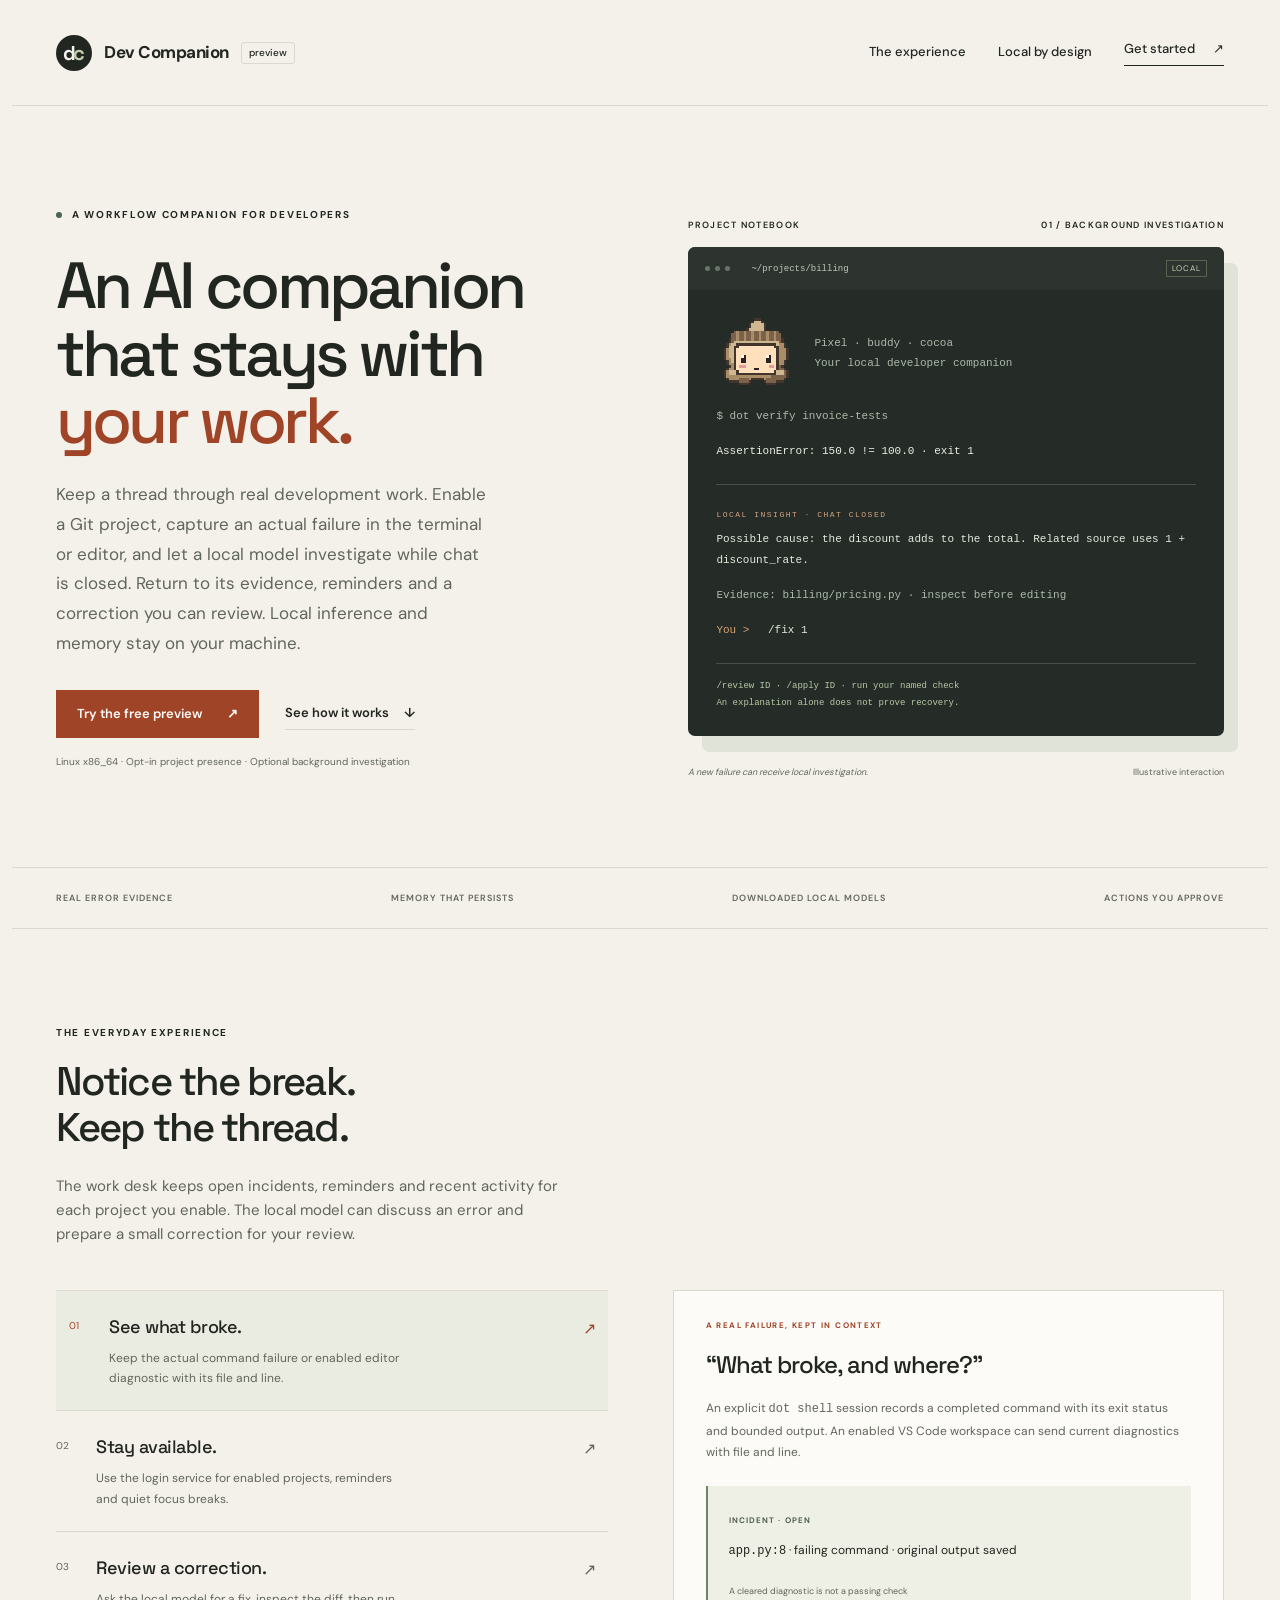
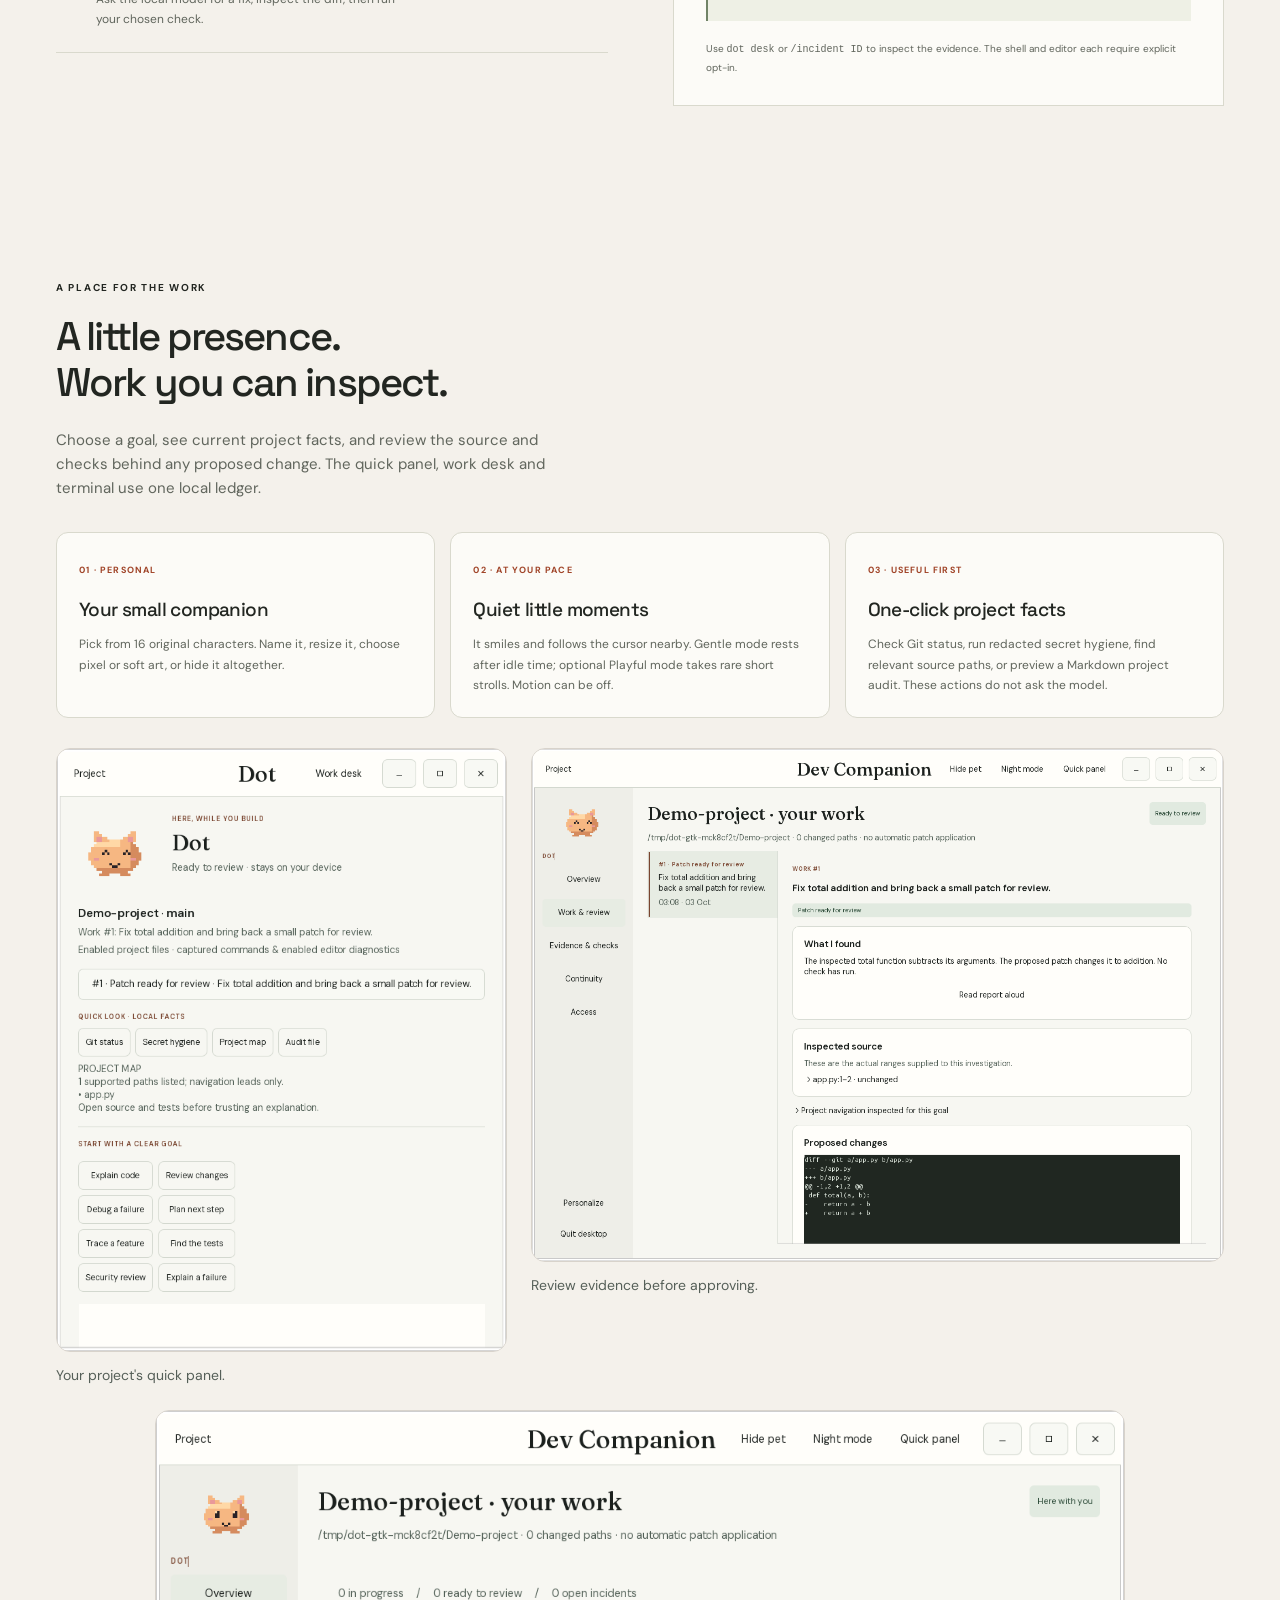
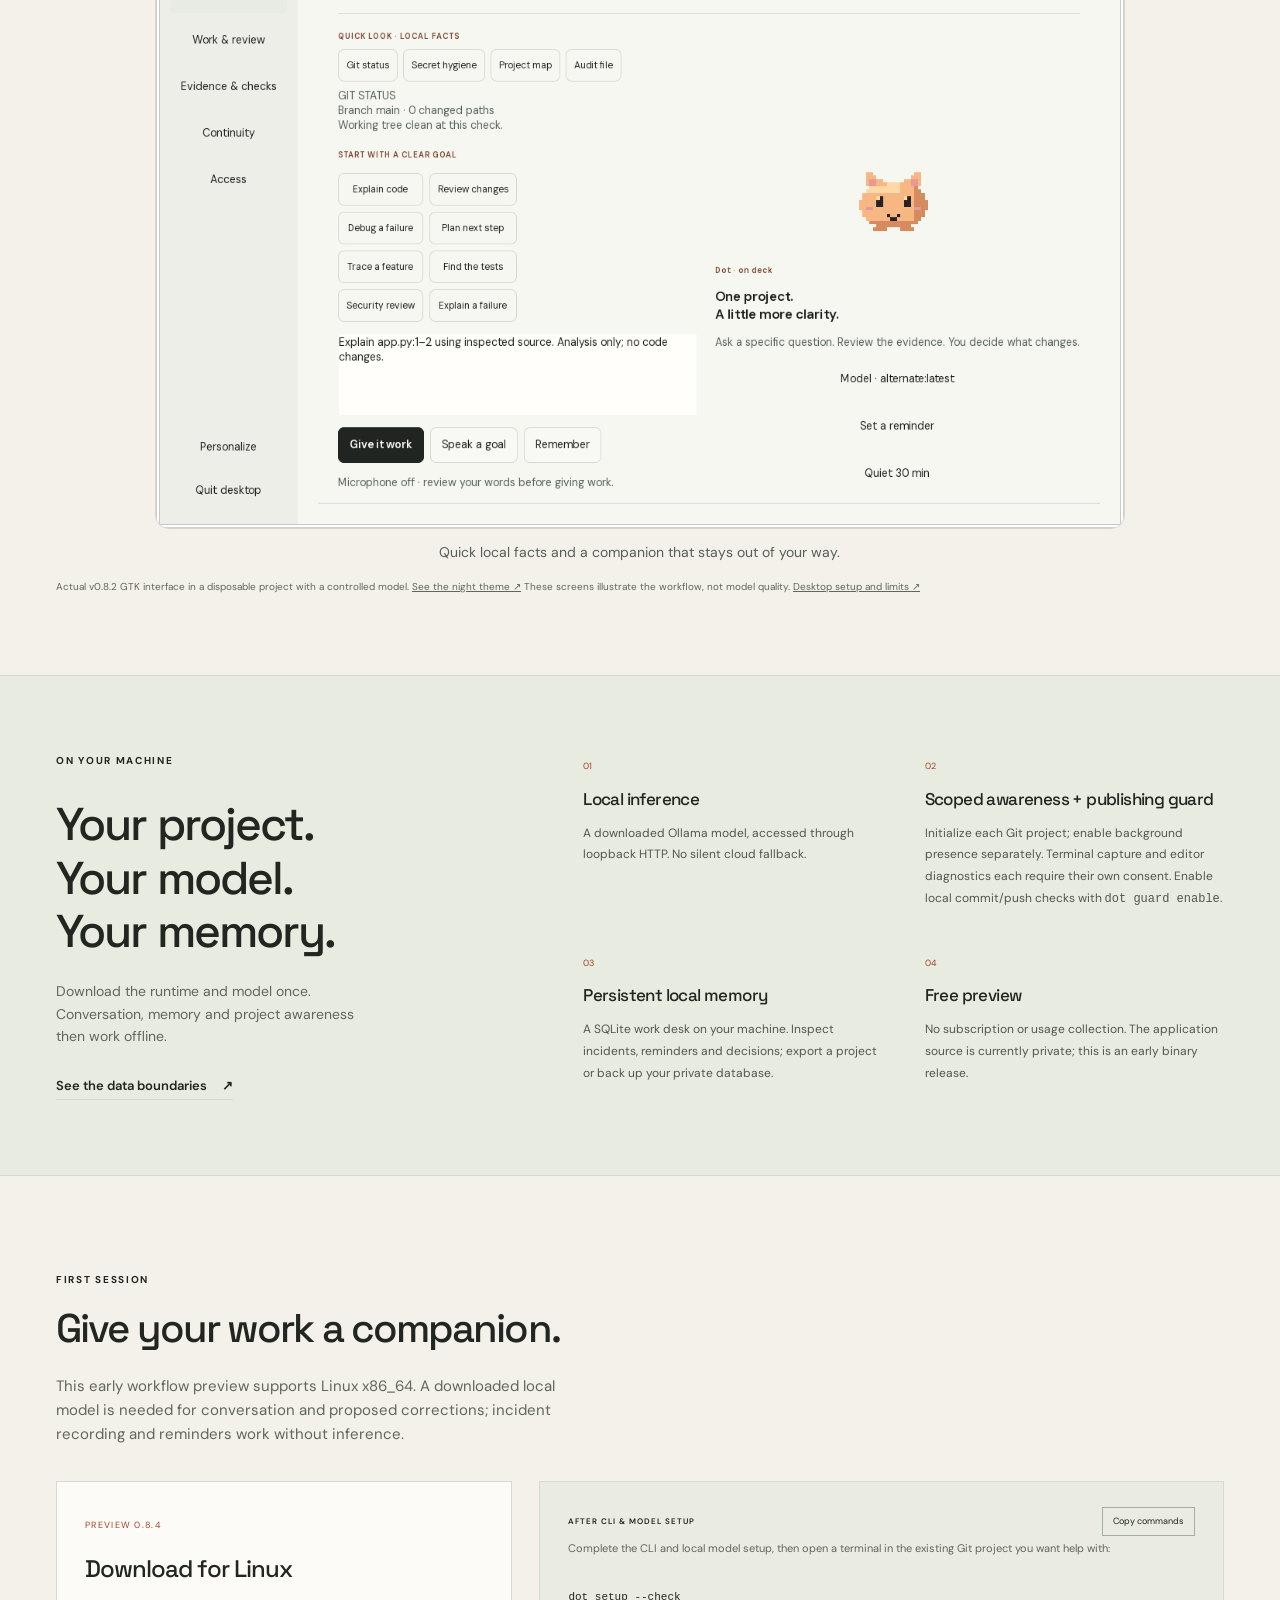
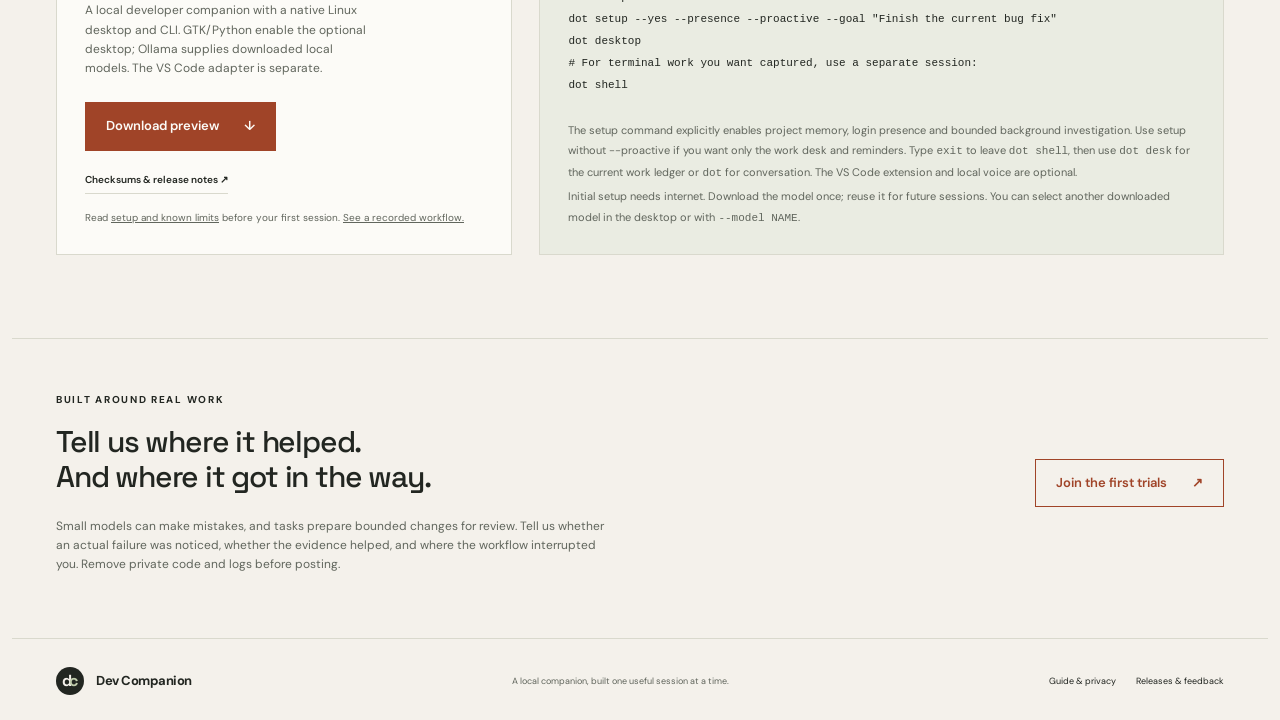
<file: index.html>
<!doctype html>
<html lang="en">
<head>
  <meta charset="utf-8"><meta name="viewport" content="width=device-width,initial-scale=1">
  <title>Dev Companion — an offline companion for your development work</title>
  <meta name="description" content="An opt-in local developer companion for real error evidence, reminders, and reviewed corrections. Linux x86_64 workflow preview.">
  <meta name="theme-color" content="#f4f1eb">
  <meta property="og:title" content="A companion for the work you are doing.">
  <meta property="og:description" content="Opt-in project presence, real failures, local memory and reviewed corrections. A Linux workflow preview.">
  <meta property="og:type" content="website">
  <meta property="og:image" content="https://ashuujha.github.io/devcompanion-launch/social.png">
  <link rel="canonical" href="https://ashuujha.github.io/devcompanion-launch/">
  <link rel="icon" href="./favicon.svg" type="image/svg+xml">
  <link rel="stylesheet" href="./fonts.css"><link rel="stylesheet" href="./style.css">
  <script src="./app.js" defer></script>
</head>
<body>
<a class="skip" href="#main">Skip to content</a>
<header class="nav wrap">
  <a class="brand" href="./" aria-label="Dev Companion home"><span class="mark" aria-hidden="true">d<span>c</span></span>Dev Companion<span class="preview">preview</span></a>
  <nav aria-label="Main navigation"><a href="#experience">The experience</a><a href="#local">Local by design</a><a class="nav-cta" href="#start">Get started <span aria-hidden="true">↗</span></a></nav>
</header>
<main id="main">
<section class="hero wrap" aria-labelledby="hero-title">
  <div class="hero-copy">
    <p class="eyebrow"><span class="dot" aria-hidden="true"></span> A WORKFLOW COMPANION FOR DEVELOPERS</p>
    <h1 id="hero-title">An AI companion<br>that stays with<br><span>your work.</span></h1>
    <p class="lead">Keep a thread through real development work. Enable a Git project, capture an actual failure in the terminal or editor, and let a local model investigate while chat is closed. Return to its evidence, reminders and a correction you can review. Local inference and memory stay on your machine.</p>
    <div class="hero-actions"><a class="button" href="#start">Try the free preview <span aria-hidden="true">↗</span></a><a class="text-link" href="#experience">See how it works <span aria-hidden="true">↓</span></a></div>
    <p class="fine">Linux x86_64 · Opt-in project presence · Optional background investigation</p>
  </div>
  <div class="notebook">
    <div class="notebook-heading"><span>PROJECT NOTEBOOK</span><span>01 / BACKGROUND INVESTIGATION</span></div>
    <div class="terminal" aria-label="Illustrative companion session">
      <div class="terminal-bar"><span class="terminal-dot"></span><span class="terminal-dot"></span><span class="terminal-dot"></span><span class="terminal-title">~/projects/billing</span><span class="local-badge">LOCAL</span></div>
      <div class="terminal-body"><div class="terminal-identity"><img class="terminal-pet" src="./pet-buddy.svg" width="80" height="70" alt="Original hooded pixel pet"><p class="terminal-muted">Pixel · buddy · cocoa<br>Your local developer companion</p></div><p class="terminal-muted">$ dot verify invoice-tests</p><p class="terminal-white">AssertionError: 150.0 != 100.0 · exit 1</p><div class="terminal-divider"></div><p class="speaker">LOCAL INSIGHT · CHAT CLOSED</p><p>Possible cause: the discount adds to the total. Related source uses <code>1 + discount_rate</code>.</p><p class="terminal-muted">Evidence: billing/pricing.py · inspect before editing</p><p><span class="prompt">You &gt;</span> /fix 1</p><p class="terminal-foot">/review ID · /apply ID · run your named check<br>An explanation alone does not prove recovery.</p></div>
    </div>
    <div class="notebook-caption"><span>A new failure can receive local investigation.</span><span>Illustrative interaction</span></div>
  </div>
</section>
<div class="principles wrap"><span>REAL ERROR EVIDENCE</span><span>MEMORY THAT PERSISTS</span><span>DOWNLOADED LOCAL MODELS</span><span>ACTIONS YOU APPROVE</span></div>
<section id="experience" class="experience wrap" aria-labelledby="experience-title">
  <div class="section-intro"><p class="eyebrow">THE EVERYDAY EXPERIENCE</p><h2 id="experience-title">Notice the break.<br>Keep the thread.</h2><p>The work desk keeps open incidents, reminders and recent activity for each project you enable. The local model can discuss an error and prepare a small correction for your review.</p></div>
  <div class="experience-grid">
    <div class="experience-steps" role="tablist" aria-label="Explore the companion">
      <button class="step active" id="tab-memory" role="tab" aria-selected="true" aria-controls="panel-memory" data-step="memory"><span class="step-number">01</span><span><strong>See what broke.</strong><span>Keep the actual command failure or enabled editor diagnostic with its file and line.</span></span><span class="step-arrow" aria-hidden="true">↗</span></button>
      <button class="step" id="tab-awareness" role="tab" aria-selected="false" aria-controls="panel-awareness" tabindex="-1" data-step="awareness"><span class="step-number">02</span><span><strong>Stay available.</strong><span>Use the login service for enabled projects, reminders and quiet focus breaks.</span></span><span class="step-arrow" aria-hidden="true">↗</span></button>
      <button class="step" id="tab-actions" role="tab" aria-selected="false" aria-controls="panel-actions" tabindex="-1" data-step="actions"><span class="step-number">03</span><span><strong>Review a correction.</strong><span>Ask the local model for a fix, inspect the diff, then run your chosen check.</span></span><span class="step-arrow" aria-hidden="true">↗</span></button>
    </div>
    <div class="detail-panel">
      <div id="panel-memory" role="tabpanel" aria-labelledby="tab-memory"><p class="panel-label">A REAL FAILURE, KEPT IN CONTEXT</p><h3>“What broke, and where?”</h3><p>An explicit <code>dot shell</code> session records a completed command with its exit status and bounded output. An enabled VS Code workspace can send current diagnostics with file and line.</p><div class="memory-note"><span class="note-label">INCIDENT · OPEN</span><p><code>app.py:8</code> · failing command · original output saved</p><span class="note-meta">A cleared diagnostic is not a passing check</span></div><p class="panel-foot">Use <code>dot desk</code> or <code>/incident ID</code> to inspect the evidence. The shell and editor each require explicit opt-in.</p></div>
      <div id="panel-awareness" role="tabpanel" aria-labelledby="tab-awareness" hidden><p class="panel-label">PRESENCE UNDER YOUR CONTROL</p><h3>“Remind me when I return.”</h3><p>A Linux user service can stay available after chat closes for each project you enable. It delivers due reminders. Enable proactive help separately to investigate new saved errors through related source, with a cooldown and quiet controls.</p><div class="memory-note"><span class="note-label">WORK DESK</span><p>One open incident · next reminder in 20 minutes · focus break scheduled</p><span class="note-meta">/quiet pauses desktop interruptions</span></div><p class="panel-foot">The service does not capture the screen, run checks or listen to the microphone. <code>dot presence disable</code> stops it for this project.</p></div>
      <div id="panel-actions" role="tabpanel" aria-labelledby="tab-actions" hidden><p class="panel-label">A CORRECTION FOR REVIEW</p><h3>“Show me a possible fix.”</h3><p><code>/fix ID</code> asks the downloaded local model to investigate the original error and prepare a bounded correction. The task report and diff remain yours to review.</p><div class="memory-note"><span class="note-label">REVIEW BEFORE APPLY</span><p><code>/review ID</code> shows the proposed change.<br><code>/apply ID</code> is a separate approval.</p><span class="note-meta">Run a relevant named check afterward</span></div><p class="panel-foot">A passing check for the current code has a different status from a cleared editor diagnostic. The recorded v0.5 fixture completed background investigation, a reviewed correction and nine passing unchanged tests. One fixture does not establish general coding reliability.</p></div>
    </div>
  </div>
</section>
<section class="desktop-preview wrap" aria-labelledby="desktop-title">
  <div class="section-intro"><p class="eyebrow">A PLACE FOR THE WORK</p><h2 id="desktop-title">A little presence.<br>Work you can inspect.</h2><p>Choose a goal, see current project facts, and review the source and checks behind any proposed change. The quick panel, work desk and terminal use one local ledger.</p></div>
  <div class="desktop-features">
    <article><span>01 · PERSONAL</span><h3>Your small companion</h3><p>Pick from 16 original characters. Name it, resize it, choose pixel or soft art, or hide it altogether.</p></article>
    <article><span>02 · AT YOUR PACE</span><h3>Quiet little moments</h3><p>It smiles and follows the cursor nearby. Gentle mode rests after idle time; optional Playful mode takes rare short strolls. Motion can be off.</p></article>
    <article><span>03 · USEFUL FIRST</span><h3>One-click project facts</h3><p>Check Git status, run redacted secret hygiene, find relevant source paths, or preview a Markdown project audit. These actions do not ask the model.</p></article>
  </div>
  <div class="desktop-shots"><figure><img src="./desktop-panel.png" alt="Native companion quick panel with selected project, returned work and goal composer" loading="lazy"><figcaption>Your project's quick panel.</figcaption></figure><figure><img src="./desktop-work.png" alt="Off-white native work desk showing a report, inspected source ranges and a proposed diff" loading="lazy"><figcaption>Review evidence before approving.</figcaption></figure><figure class="wide"><img src="./desktop-quick-look.png" alt="Native work desk showing Git status, project facts, eight goal drafts and a pixel cat" loading="lazy"><figcaption>Quick local facts and a companion that stays out of your way.</figcaption></figure></div>
  <p class="fine">Actual v0.8.2 GTK interface in a disposable project with a controlled model. <a href="./desktop-night.png">See the night theme ↗</a> These screens illustrate the workflow, not model quality. <a href="./guide.html#desktop">Desktop setup and limits ↗</a></p>
</section>
<section id="local" class="local-section" aria-labelledby="local-title"><div class="wrap local-grid"><div><p class="eyebrow">ON YOUR MACHINE</p><h2 id="local-title">Your project.<br>Your model.<br>Your memory.</h2><p>Download the runtime and model once. Conversation, memory and project awareness then work offline.</p><a class="text-link" href="./guide.html#privacy">See the data boundaries <span aria-hidden="true">↗</span></a></div><div class="local-facts"><article><span>01</span><h3>Local inference</h3><p>A downloaded Ollama model, accessed through loopback HTTP. No silent cloud fallback.</p></article><article><span>02</span><h3>Scoped awareness + publishing guard</h3><p>Initialize each Git project; enable background presence separately. Terminal capture and editor diagnostics each require their own consent. Enable local commit/push checks with <code>dot guard enable</code>.</p></article><article><span>03</span><h3>Persistent local memory</h3><p>A SQLite work desk on your machine. Inspect incidents, reminders and decisions; export a project or back up your private database.</p></article><article><span>04</span><h3>Free preview</h3><p>No subscription or usage collection. The application source is currently private; this is an early binary release.</p></article></div></div></section>
<section id="start" class="start wrap" aria-labelledby="start-title"><div class="section-intro"><p class="eyebrow">FIRST SESSION</p><h2 id="start-title">Give your work a companion.</h2><p>This early workflow preview supports Linux x86_64. A downloaded local model is needed for conversation and proposed corrections; incident recording and reminders work without inference.</p></div><div class="start-grid"><div class="download-card"><span class="release-label">PREVIEW 0.8.4</span><h3>Download for Linux</h3><p>A local developer companion with a native Linux desktop and CLI. GTK/Python enable the optional desktop; Ollama supplies downloaded local models. The VS Code adapter is separate.</p><a class="button" href="https://github.com/ashuujha/devcompanion-launch/releases/download/v0.8.4/devcompanion-0.8.4-linux-x86_64.tar.gz">Download preview <span aria-hidden="true">↓</span></a><a class="text-link small-link" href="https://github.com/ashuujha/devcompanion-launch/releases/tag/v0.8.4">Checksums & release notes ↗</a><p class="fine">Read <a href="./guide.html">setup and known limits</a> before your first session. <a href="./demo.txt">See a recorded workflow.</a></p></div><div class="setup-card"><div class="setup-title"><span>AFTER CLI & MODEL SETUP</span><button class="copy" data-copy="setup" aria-label="Copy first session commands">Copy commands</button></div><p>Complete the <a href="./guide.html">CLI and local model setup</a>, then open a terminal in the existing Git project you want help with:</p><pre id="setup"><code>dot setup --check
dot setup --yes --presence --proactive --goal "Finish the current bug fix"
dot desktop
# For terminal work you want captured, use a separate session:
dot shell</code></pre><p>The setup command explicitly enables project memory, login presence and bounded background investigation. Use setup without --proactive if you want only the work desk and reminders. Type <code>exit</code> to leave <code>dot shell</code>, then use <code>dot desk</code> for the current work ledger or <code>dot</code> for conversation. The <a href="./guide.html#editor">VS Code extension</a> and <a href="./guide.html#voice">local voice</a> are optional.</p><p>Initial setup needs internet. Download the model once; reuse it for future sessions. You can select another downloaded model in the desktop or with <code>--model NAME</code>.</p></div></div></section>
<section class="feedback wrap"><div><p class="eyebrow">BUILT AROUND REAL WORK</p><h2>Tell us where it helped.<br>And where it got in the way.</h2><p>Small models can make mistakes, and tasks prepare bounded changes for review. Tell us whether an actual failure was noticed, whether the evidence helped, and where the workflow interrupted you. Remove private code and logs before posting.</p></div><a class="button outline" href="https://github.com/ashuujha/devcompanion-launch/issues/1">Join the first trials <span aria-hidden="true">↗</span></a></section>
</main>
<footer class="wrap"><a class="brand" href="./"><span class="mark" aria-hidden="true">d<span>c</span></span>Dev Companion</a><p>A local companion, built one useful session at a time.</p><div><a href="./guide.html">Guide & privacy</a><a href="https://github.com/ashuujha/devcompanion-launch">Releases & feedback</a></div></footer>
<p class="sr-only" id="copy-status" role="status" aria-live="polite"></p>
</body></html>
</file>
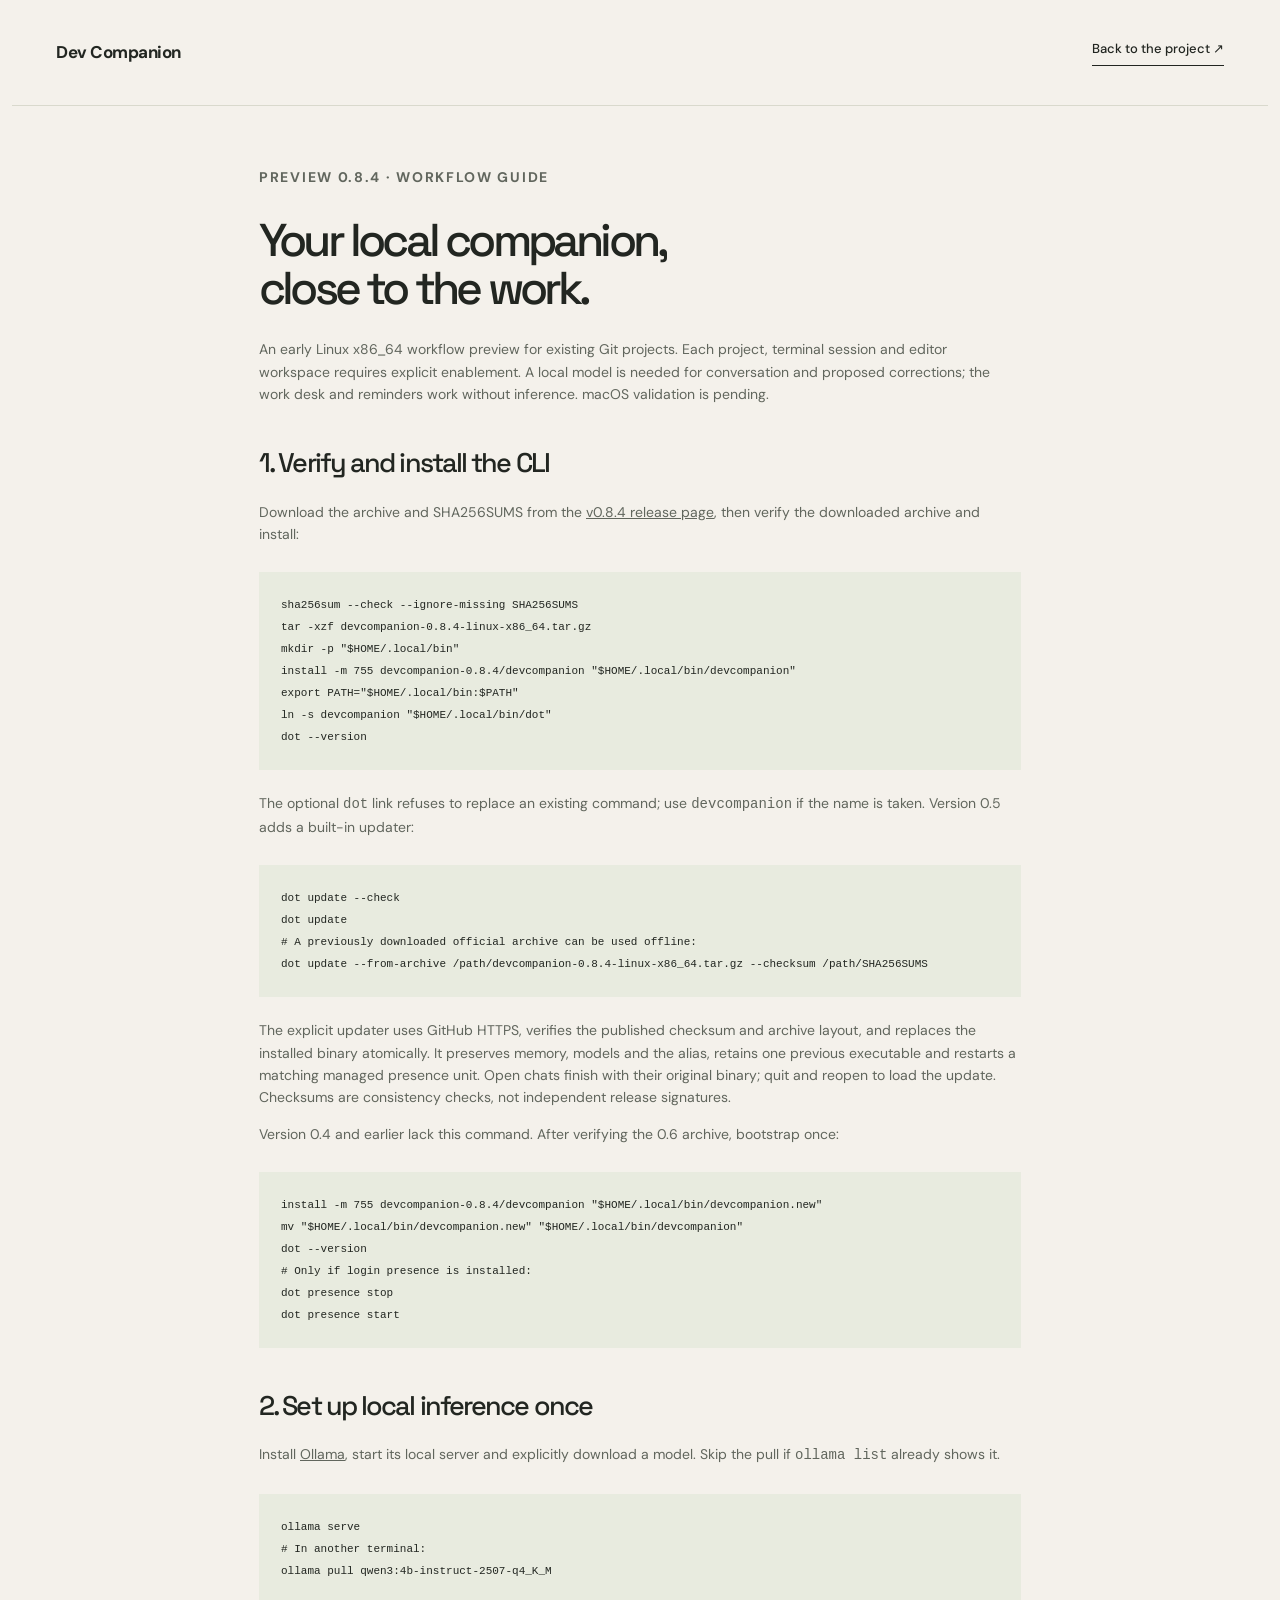
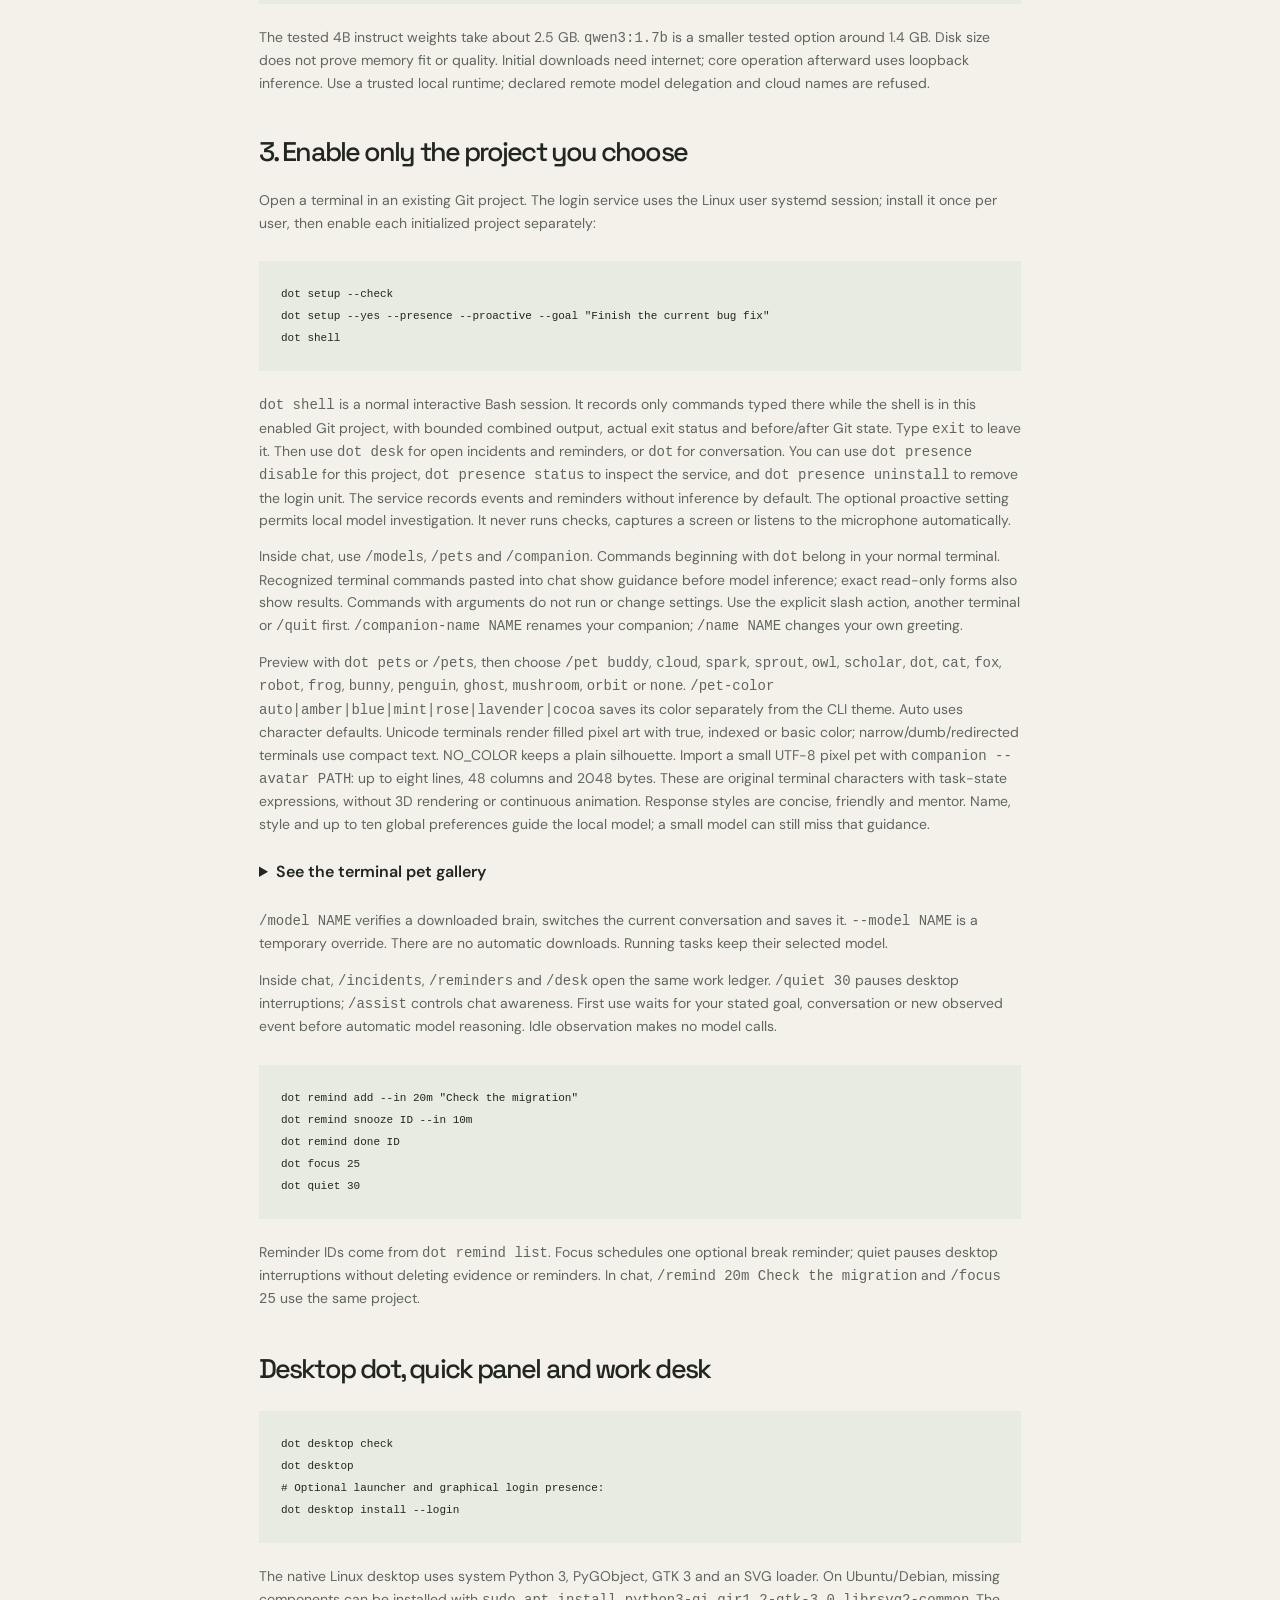
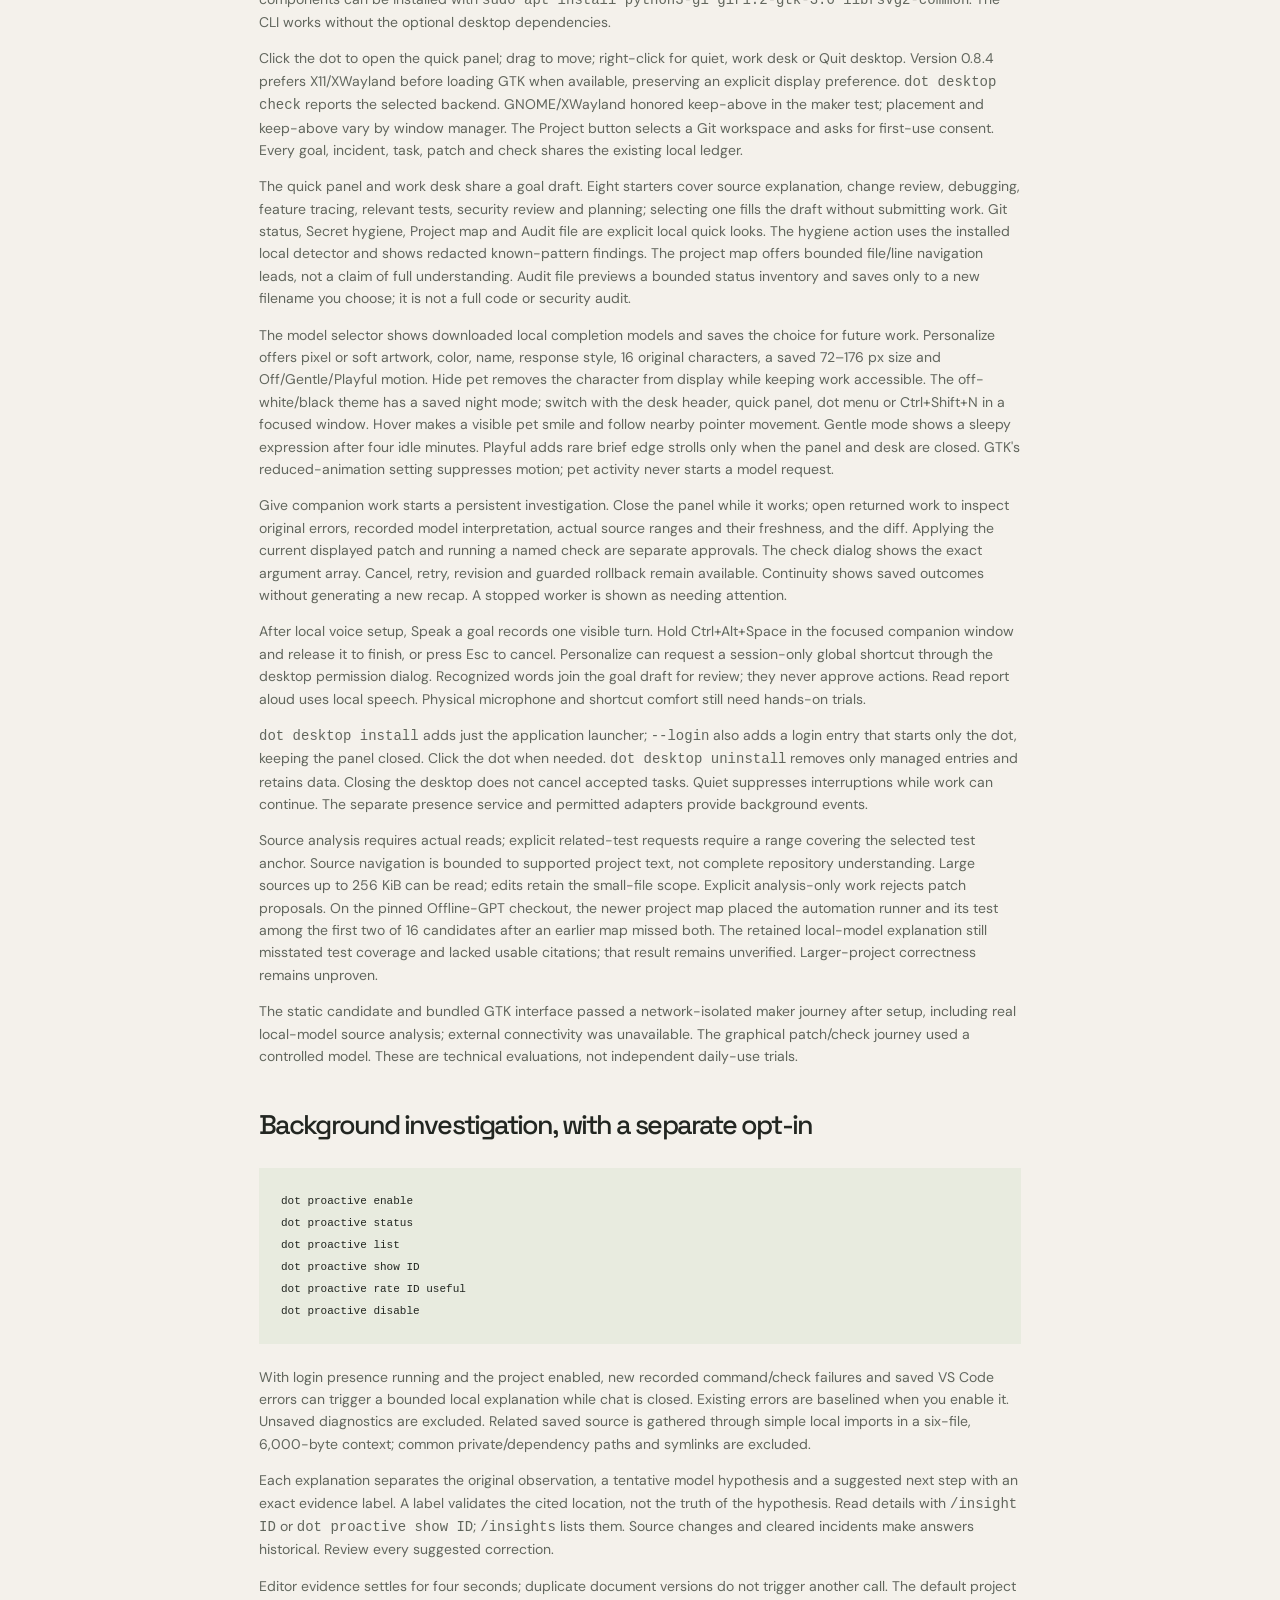
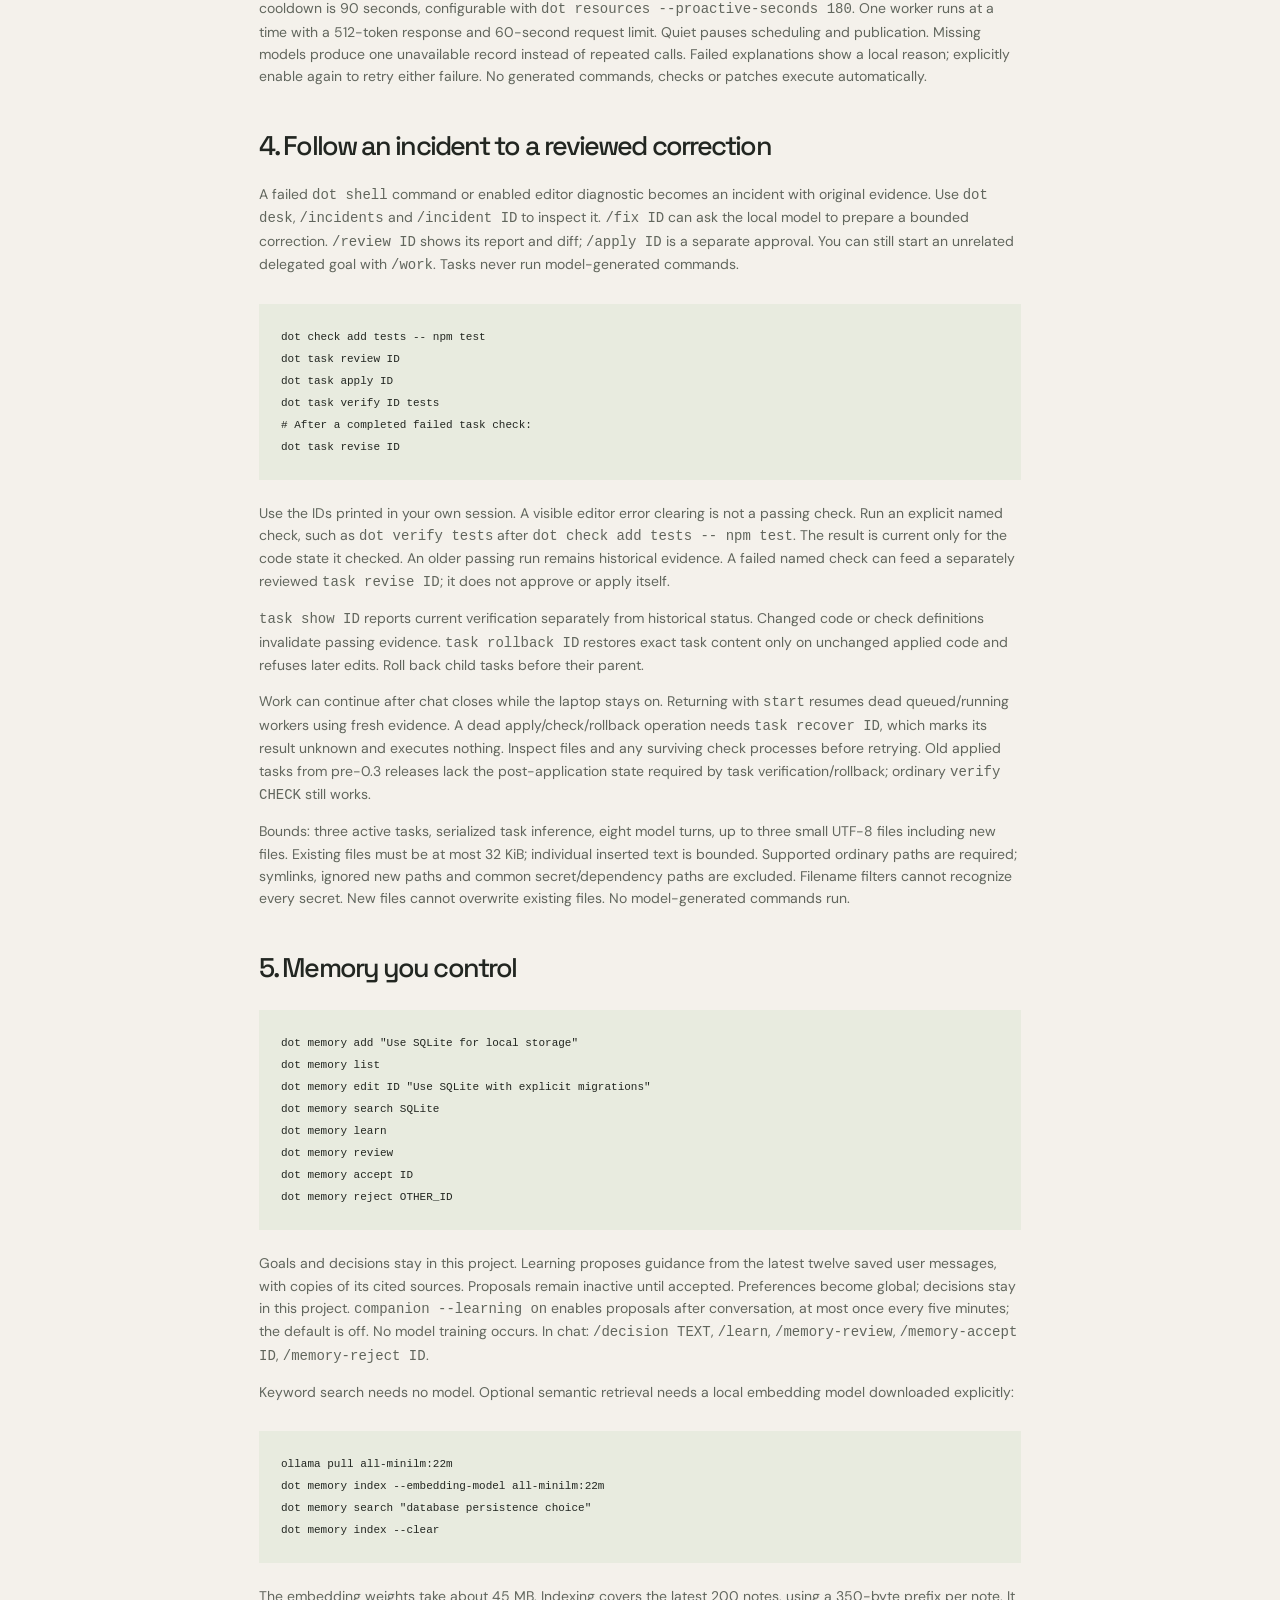
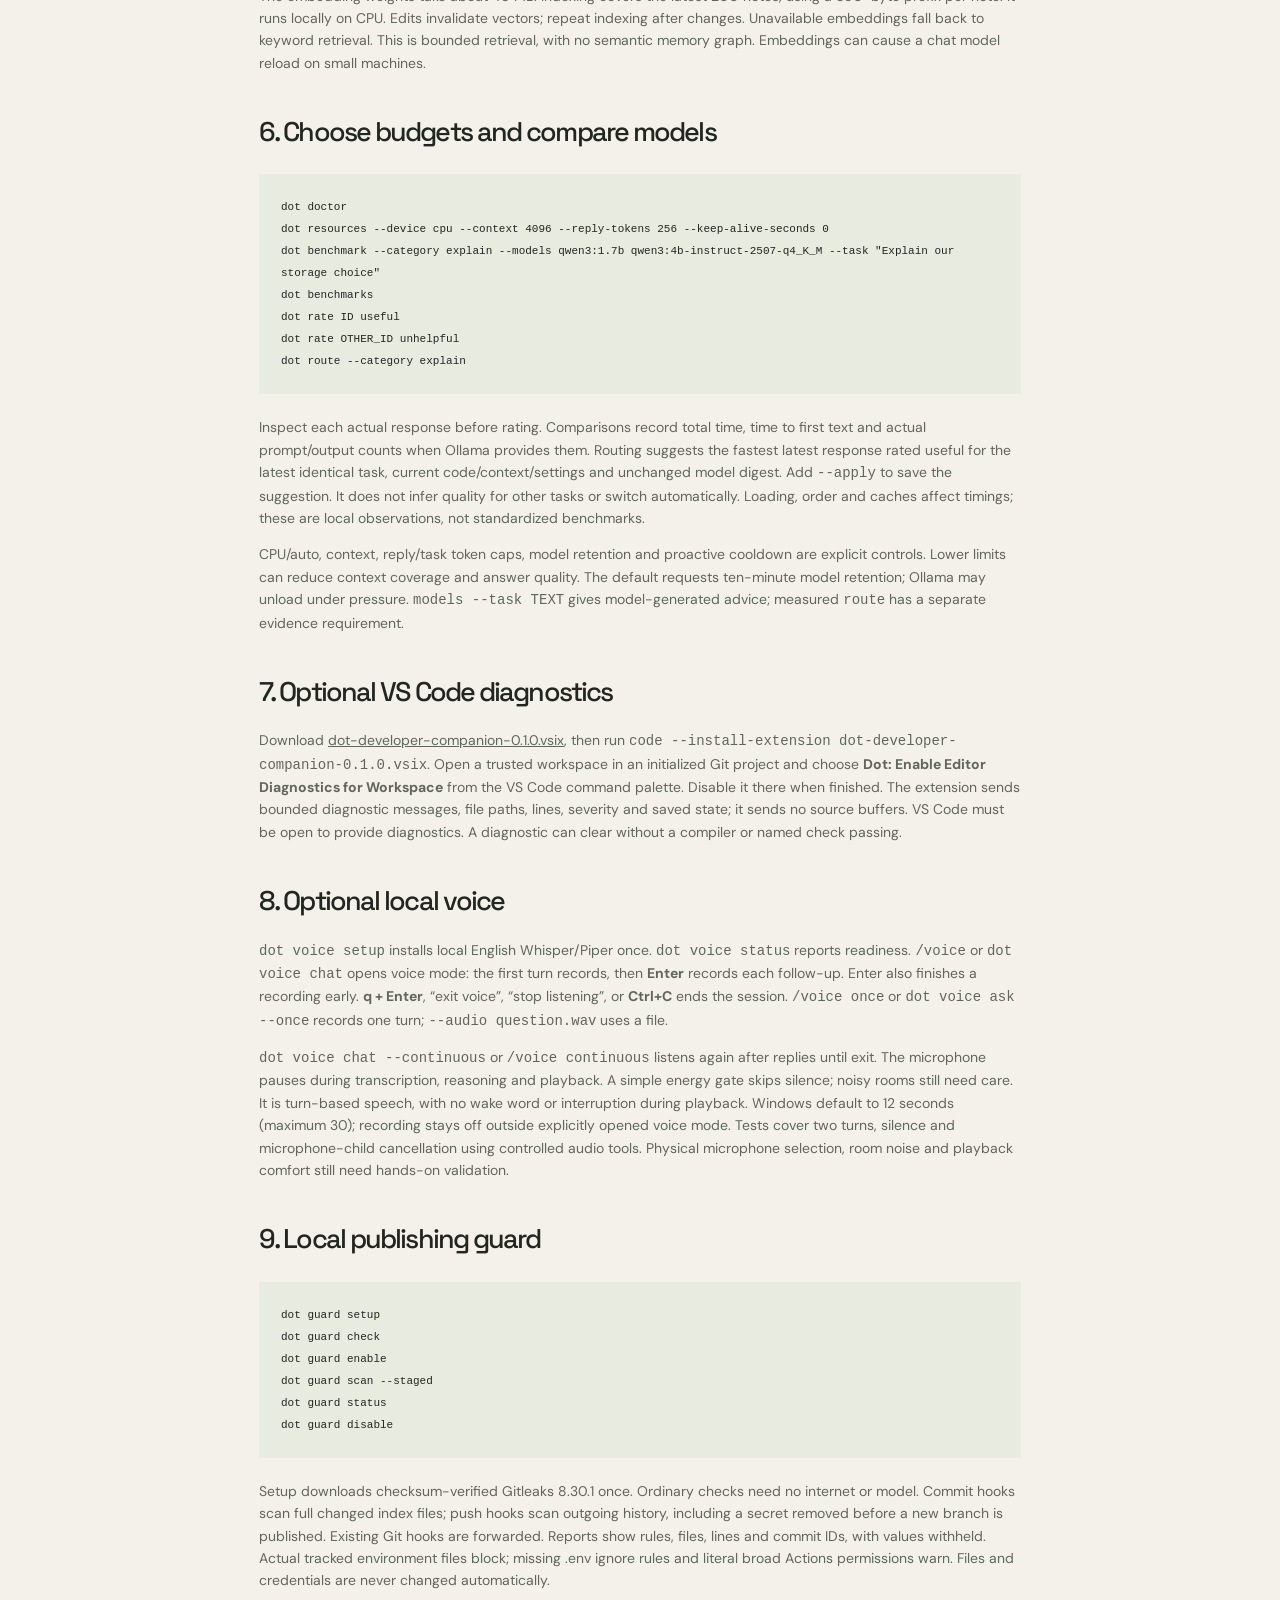
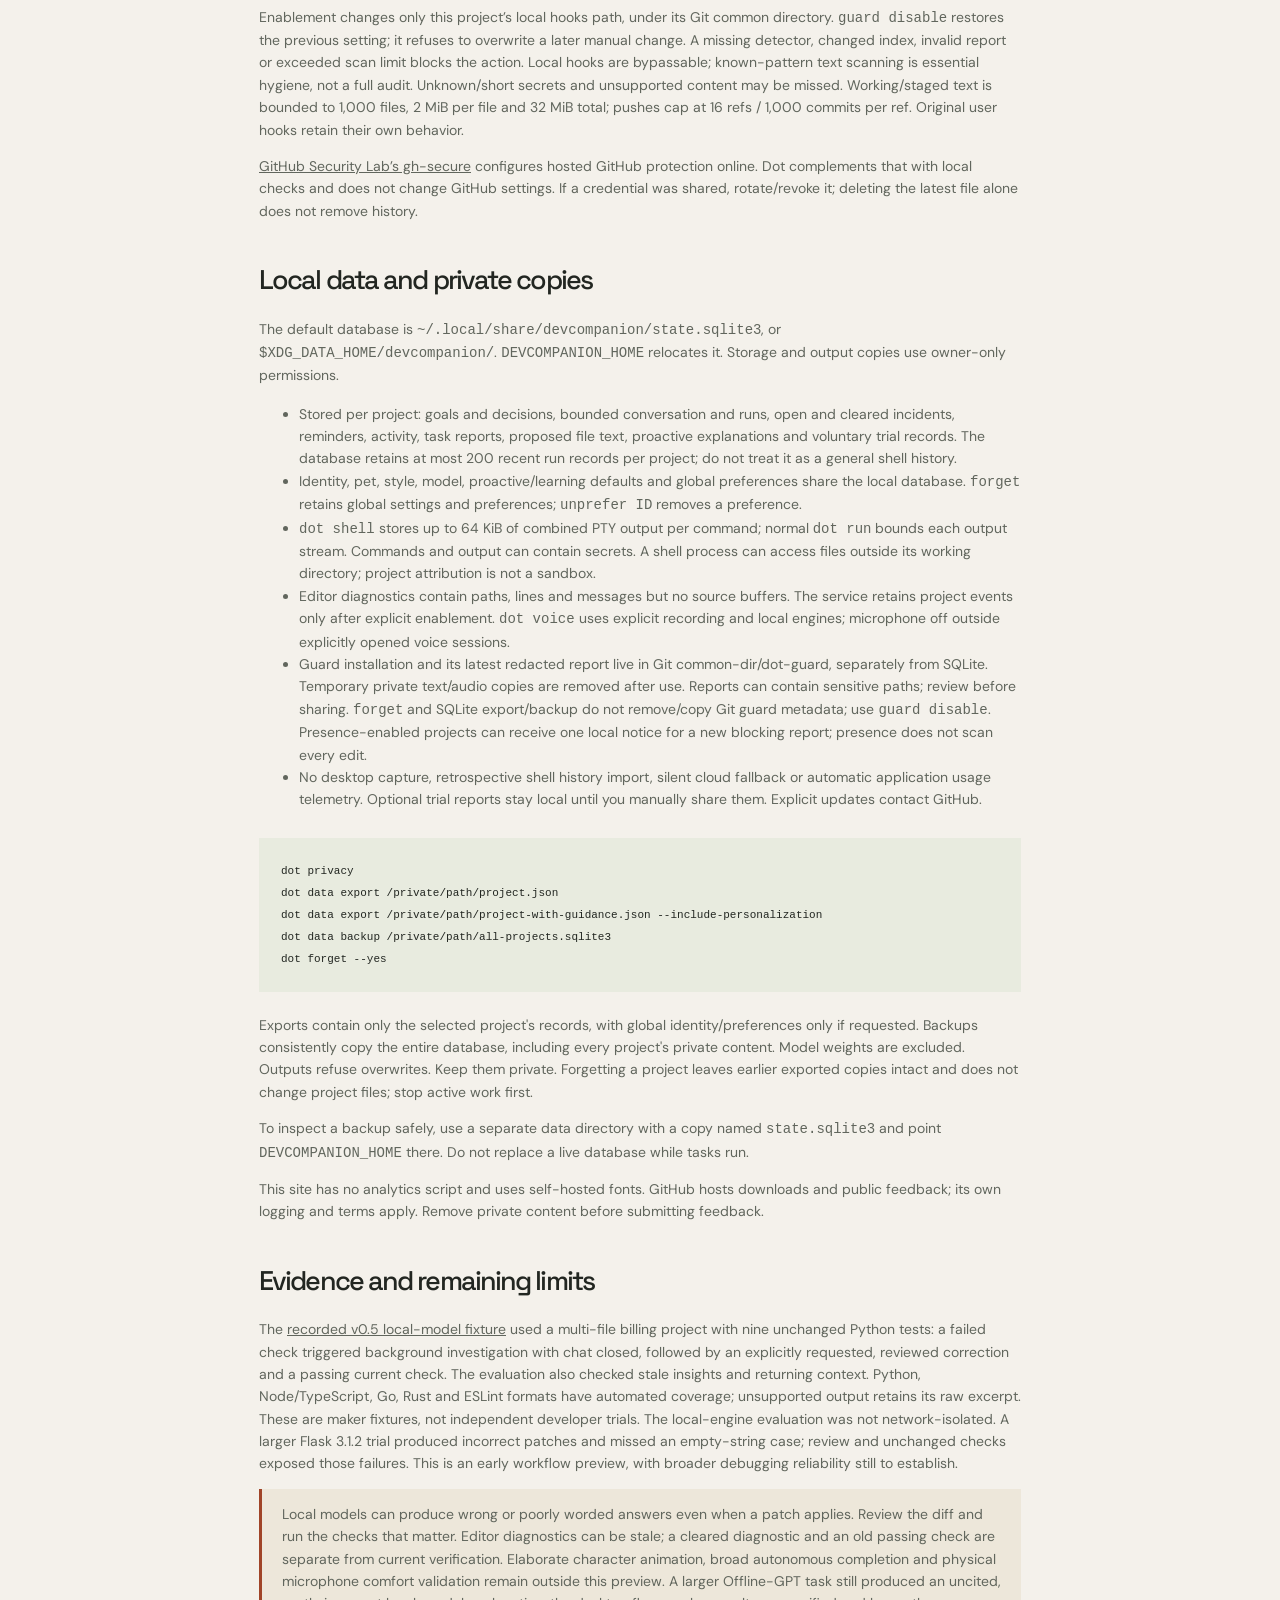
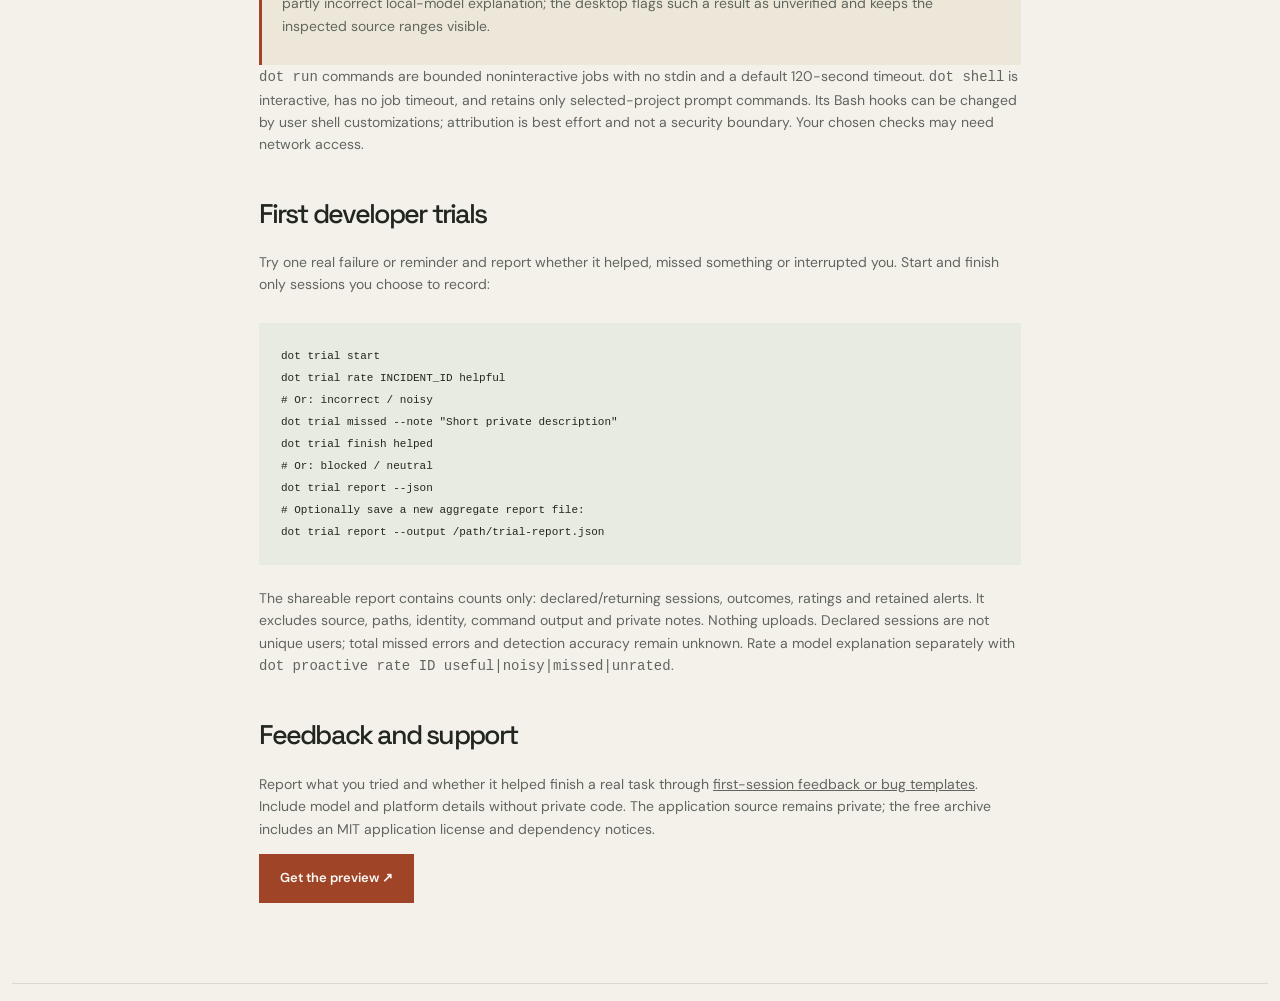
<file: guide.html>
<!doctype html>
<html lang="en"><head><meta charset="utf-8"><meta name="viewport" content="width=device-width,initial-scale=1">
<title>Setup, boundaries and privacy — Dev Companion</title>
<meta name="description" content="Set up the Linux developer workflow preview: project presence, real error evidence, reviewed corrections, optional editor diagnostics and local voice.">
<link rel="icon" href="./favicon.svg"><link rel="stylesheet" href="./fonts.css"><link rel="stylesheet" href="./style.css"></head>
<body><a class="skip" href="#main">Skip to content</a><header class="nav wrap"><a class="brand" href="./">Dev Companion</a><nav aria-label="Main navigation"><a class="nav-cta" href="./">Back to the project ↗</a></nav></header>
<main id="main" class="guide wrap"><p class="eyebrow">PREVIEW 0.8.4 · WORKFLOW GUIDE</p>
<h1>Your local companion,<br>close to the work.</h1>
<p>An early Linux x86_64 workflow preview for existing Git projects. Each project, terminal session and editor workspace requires explicit enablement. A local model is needed for conversation and proposed corrections; the work desk and reminders work without inference. macOS validation is pending.</p>
<h2 id="install">1. Verify and install the CLI</h2>
<p>Download the archive and SHA256SUMS from the <a href="https://github.com/ashuujha/devcompanion-launch/releases/tag/v0.8.4">v0.8.4 release page</a>, then verify the downloaded archive and install:</p>
<pre><code>sha256sum --check --ignore-missing SHA256SUMS
tar -xzf devcompanion-0.8.4-linux-x86_64.tar.gz
mkdir -p "$HOME/.local/bin"
install -m 755 devcompanion-0.8.4/devcompanion "$HOME/.local/bin/devcompanion"
export PATH="$HOME/.local/bin:$PATH"
ln -s devcompanion "$HOME/.local/bin/dot"
dot --version</code></pre>
<p>The optional <code>dot</code> link refuses to replace an existing command; use <code>devcompanion</code> if the name is taken. Version 0.5 adds a built-in updater:</p>
<pre><code>dot update --check
dot update
# A previously downloaded official archive can be used offline:
dot update --from-archive /path/devcompanion-0.8.4-linux-x86_64.tar.gz --checksum /path/SHA256SUMS</code></pre>
<p>The explicit updater uses GitHub HTTPS, verifies the published checksum and archive layout, and replaces the installed binary atomically. It preserves memory, models and the alias, retains one previous executable and restarts a matching managed presence unit. Open chats finish with their original binary; quit and reopen to load the update. Checksums are consistency checks, not independent release signatures.</p>
<p>Version 0.4 and earlier lack this command. After verifying the 0.6 archive, bootstrap once:</p>
<pre><code>install -m 755 devcompanion-0.8.4/devcompanion "$HOME/.local/bin/devcompanion.new"
mv "$HOME/.local/bin/devcompanion.new" "$HOME/.local/bin/devcompanion"
dot --version
# Only if login presence is installed:
dot presence stop
dot presence start</code></pre>
<h2>2. Set up local inference once</h2>
<p>Install <a href="https://ollama.com/download">Ollama</a>, start its local server and explicitly download a model. Skip the pull if <code>ollama list</code> already shows it.</p>
<pre><code>ollama serve
# In another terminal:
ollama pull qwen3:4b-instruct-2507-q4_K_M</code></pre>
<p>The tested 4B instruct weights take about 2.5 GB. <code>qwen3:1.7b</code> is a smaller tested option around 1.4 GB. Disk size does not prove memory fit or quality. Initial downloads need internet; core operation afterward uses loopback inference. Use a trusted local runtime; declared remote model delegation and cloud names are refused.</p>
<h2>3. Enable only the project you choose</h2>
<p>Open a terminal in an existing Git project. The login service uses the Linux user systemd session; install it once per user, then enable each initialized project separately:</p>
<pre><code>dot setup --check
dot setup --yes --presence --proactive --goal "Finish the current bug fix"
dot shell</code></pre>
<p><code>dot shell</code> is a normal interactive Bash session. It records only commands typed there while the shell is in this enabled Git project, with bounded combined output, actual exit status and before/after Git state. Type <code>exit</code> to leave it. Then use <code>dot desk</code> for open incidents and reminders, or <code>dot</code> for conversation. You can use <code>dot presence disable</code> for this project, <code>dot presence status</code> to inspect the service, and <code>dot presence uninstall</code> to remove the login unit. The service records events and reminders without inference by default. The optional proactive setting permits local model investigation. It never runs checks, captures a screen or listens to the microphone automatically.</p>
<p>Inside chat, use <code>/models</code>, <code>/pets</code> and <code>/companion</code>. Commands beginning with <code>dot</code> belong in your normal terminal. Recognized terminal commands pasted into chat show guidance before model inference; exact read-only forms also show results. Commands with arguments do not run or change settings. Use the explicit slash action, another terminal or <code>/quit</code> first. <code>/companion-name NAME</code> renames your companion; <code>/name NAME</code> changes your own greeting.</p>
<p>Preview with <code>dot pets</code> or <code>/pets</code>, then choose <code>/pet buddy</code>, <code>cloud</code>, <code>spark</code>, <code>sprout</code>, <code>owl</code>, <code>scholar</code>, <code>dot</code>, <code>cat</code>, <code>fox</code>, <code>robot</code>, <code>frog</code>, <code>bunny</code>, <code>penguin</code>, <code>ghost</code>, <code>mushroom</code>, <code>orbit</code> or <code>none</code>. <code>/pet-color auto|amber|blue|mint|rose|lavender|cocoa</code> saves its color separately from the CLI theme. Auto uses character defaults. Unicode terminals render filled pixel art with true, indexed or basic color; narrow/dumb/redirected terminals use compact text. NO_COLOR keeps a plain silhouette. Import a small UTF-8 pixel pet with <code>companion --avatar PATH</code>: up to eight lines, 48 columns and 2048 bytes. These are original terminal characters with task-state expressions, without 3D rendering or continuous animation. Response styles are concise, friendly and mentor. Name, style and up to ten global preferences guide the local model; a small model can still miss that guidance.</p>
<details class="pet-preview"><summary>See the terminal pet gallery</summary><img src="./pets-preview.png" alt="Rendered CLI fixture preview of buddy, cloud, spark, sprout, owl and scholar"><p>Rendered from a real terminal capture in a disposable fixture. Artwork is original.</p></details>
<p><code>/model NAME</code> verifies a downloaded brain, switches the current conversation and saves it. <code>--model NAME</code> is a temporary override. There are no automatic downloads. Running tasks keep their selected model.</p>
<p>Inside chat, <code>/incidents</code>, <code>/reminders</code> and <code>/desk</code> open the same work ledger. <code>/quiet 30</code> pauses desktop interruptions; <code>/assist</code> controls chat awareness. First use waits for your stated goal, conversation or new observed event before automatic model reasoning. Idle observation makes no model calls.</p>
<pre><code>dot remind add --in 20m "Check the migration"
dot remind snooze ID --in 10m
dot remind done ID
dot focus 25
dot quiet 30</code></pre>
<p>Reminder IDs come from <code>dot remind list</code>. Focus schedules one optional break reminder; quiet pauses desktop interruptions without deleting evidence or reminders. In chat, <code>/remind 20m Check the migration</code> and <code>/focus 25</code> use the same project.</p>
<h2 id="desktop">Desktop dot, quick panel and work desk</h2>
<pre><code>dot desktop check
dot desktop
# Optional launcher and graphical login presence:
dot desktop install --login</code></pre>
<p>The native Linux desktop uses system Python 3, PyGObject, GTK 3 and an SVG loader. On Ubuntu/Debian, missing components can be installed with <code>sudo apt install python3-gi gir1.2-gtk-3.0 librsvg2-common</code>. The CLI works without the optional desktop dependencies.</p>
<p>Click the dot to open the quick panel; drag to move; right-click for quiet, work desk or Quit desktop. Version 0.8.4 prefers X11/XWayland before loading GTK when available, preserving an explicit display preference. <code>dot desktop check</code> reports the selected backend. GNOME/XWayland honored keep-above in the maker test; placement and keep-above vary by window manager. The Project button selects a Git workspace and asks for first-use consent. Every goal, incident, task, patch and check shares the existing local ledger.</p>
<p>The quick panel and work desk share a goal draft. Eight starters cover source explanation, change review, debugging, feature tracing, relevant tests, security review and planning; selecting one fills the draft without submitting work. Git status, Secret hygiene, Project map and Audit file are explicit local quick looks. The hygiene action uses the installed local detector and shows redacted known-pattern findings. The project map offers bounded file/line navigation leads, not a claim of full understanding. Audit file previews a bounded status inventory and saves only to a new filename you choose; it is not a full code or security audit.</p>
<p>The model selector shows downloaded local completion models and saves the choice for future work. Personalize offers pixel or soft artwork, color, name, response style, 16 original characters, a saved 72–176 px size and Off/Gentle/Playful motion. Hide pet removes the character from display while keeping work accessible. The off-white/black theme has a saved night mode; switch with the desk header, quick panel, dot menu or Ctrl+Shift+N in a focused window. Hover makes a visible pet smile and follow nearby pointer movement. Gentle mode shows a sleepy expression after four idle minutes. Playful adds rare brief edge strolls only when the panel and desk are closed. GTK's reduced-animation setting suppresses motion; pet activity never starts a model request.</p>
<p>Give companion work starts a persistent investigation. Close the panel while it works; open returned work to inspect original errors, recorded model interpretation, actual source ranges and their freshness, and the diff. Applying the current displayed patch and running a named check are separate approvals. The check dialog shows the exact argument array. Cancel, retry, revision and guarded rollback remain available. Continuity shows saved outcomes without generating a new recap. A stopped worker is shown as needing attention.</p>
<p>After local voice setup, Speak a goal records one visible turn. Hold Ctrl+Alt+Space in the focused companion window and release it to finish, or press Esc to cancel. Personalize can request a session-only global shortcut through the desktop permission dialog. Recognized words join the goal draft for review; they never approve actions. Read report aloud uses local speech. Physical microphone and shortcut comfort still need hands-on trials.</p>
<p><code>dot desktop install</code> adds just the application launcher; <code>--login</code> also adds a login entry that starts only the dot, keeping the panel closed. Click the dot when needed. <code>dot desktop uninstall</code> removes only managed entries and retains data. Closing the desktop does not cancel accepted tasks. Quiet suppresses interruptions while work can continue. The separate presence service and permitted adapters provide background events.</p>
<p>Source analysis requires actual reads; explicit related-test requests require a range covering the selected test anchor. Source navigation is bounded to supported project text, not complete repository understanding. Large sources up to 256 KiB can be read; edits retain the small-file scope. Explicit analysis-only work rejects patch proposals. On the pinned Offline-GPT checkout, the newer project map placed the automation runner and its test among the first two of 16 candidates after an earlier map missed both. The retained local-model explanation still misstated test coverage and lacked usable citations; that result remains unverified. Larger-project correctness remains unproven.</p>
<p>The static candidate and bundled GTK interface passed a network-isolated maker journey after setup, including real local-model source analysis; external connectivity was unavailable. The graphical patch/check journey used a controlled model. These are technical evaluations, not independent daily-use trials.</p>
<h2 id="proactive">Background investigation, with a separate opt-in</h2>
<pre><code>dot proactive enable
dot proactive status
dot proactive list
dot proactive show ID
dot proactive rate ID useful
dot proactive disable</code></pre>
<p>With login presence running and the project enabled, new recorded command/check failures and saved VS Code errors can trigger a bounded local explanation while chat is closed. Existing errors are baselined when you enable it. Unsaved diagnostics are excluded. Related saved source is gathered through simple local imports in a six-file, 6,000-byte context; common private/dependency paths and symlinks are excluded.</p>
<p>Each explanation separates the original observation, a tentative model hypothesis and a suggested next step with an exact evidence label. A label validates the cited location, not the truth of the hypothesis. Read details with <code>/insight ID</code> or <code>dot proactive show ID</code>; <code>/insights</code> lists them. Source changes and cleared incidents make answers historical. Review every suggested correction.</p>
<p>Editor evidence settles for four seconds; duplicate document versions do not trigger another call. The default project cooldown is 90 seconds, configurable with <code>dot resources --proactive-seconds 180</code>. One worker runs at a time with a 512-token response and 60-second request limit. Quiet pauses scheduling and publication. Missing models produce one unavailable record instead of repeated calls. Failed explanations show a local reason; explicitly enable again to retry either failure. No generated commands, checks or patches execute automatically.</p>
<h2>4. Follow an incident to a reviewed correction</h2>
<p>A failed <code>dot shell</code> command or enabled editor diagnostic becomes an incident with original evidence. Use <code>dot desk</code>, <code>/incidents</code> and <code>/incident ID</code> to inspect it. <code>/fix ID</code> can ask the local model to prepare a bounded correction. <code>/review ID</code> shows its report and diff; <code>/apply ID</code> is a separate approval. You can still start an unrelated delegated goal with <code>/work</code>. Tasks never run model-generated commands.</p>
<pre><code>dot check add tests -- npm test
dot task review ID
dot task apply ID
dot task verify ID tests
# After a completed failed task check:
dot task revise ID</code></pre>
<p>Use the IDs printed in your own session. A visible editor error clearing is not a passing check. Run an explicit named check, such as <code>dot verify tests</code> after <code>dot check add tests -- npm test</code>. The result is current only for the code state it checked. An older passing run remains historical evidence. A failed named check can feed a separately reviewed <code>task revise ID</code>; it does not approve or apply itself.</p>
<p><code>task show ID</code> reports current verification separately from historical status. Changed code or check definitions invalidate passing evidence. <code>task rollback ID</code> restores exact task content only on unchanged applied code and refuses later edits. Roll back child tasks before their parent.</p>
<p>Work can continue after chat closes while the laptop stays on. Returning with <code>start</code> resumes dead queued/running workers using fresh evidence. A dead apply/check/rollback operation needs <code>task recover ID</code>, which marks its result unknown and executes nothing. Inspect files and any surviving check processes before retrying. Old applied tasks from pre-0.3 releases lack the post-application state required by task verification/rollback; ordinary <code>verify CHECK</code> still works.</p>
<p>Bounds: three active tasks, serialized task inference, eight model turns, up to three small UTF-8 files including new files. Existing files must be at most 32 KiB; individual inserted text is bounded. Supported ordinary paths are required; symlinks, ignored new paths and common secret/dependency paths are excluded. Filename filters cannot recognize every secret. New files cannot overwrite existing files. No model-generated commands run.</p>
<h2>5. Memory you control</h2>
<pre><code>dot memory add "Use SQLite for local storage"
dot memory list
dot memory edit ID "Use SQLite with explicit migrations"
dot memory search SQLite
dot memory learn
dot memory review
dot memory accept ID
dot memory reject OTHER_ID</code></pre>
<p>Goals and decisions stay in this project. Learning proposes guidance from the latest twelve saved user messages, with copies of its cited sources. Proposals remain inactive until accepted. Preferences become global; decisions stay in this project. <code>companion --learning on</code> enables proposals after conversation, at most once every five minutes; the default is off. No model training occurs. In chat: <code>/decision TEXT</code>, <code>/learn</code>, <code>/memory-review</code>, <code>/memory-accept ID</code>, <code>/memory-reject ID</code>.</p>
<p>Keyword search needs no model. Optional semantic retrieval needs a local embedding model downloaded explicitly:</p>
<pre><code>ollama pull all-minilm:22m
dot memory index --embedding-model all-minilm:22m
dot memory search "database persistence choice"
dot memory index --clear</code></pre>
<p>The embedding weights take about 45 MB. Indexing covers the latest 200 notes, using a 350-byte prefix per note. It runs locally on CPU. Edits invalidate vectors; repeat indexing after changes. Unavailable embeddings fall back to keyword retrieval. This is bounded retrieval, with no semantic memory graph. Embeddings can cause a chat model reload on small machines.</p>
<h2>6. Choose budgets and compare models</h2>
<pre><code>dot doctor
dot resources --device cpu --context 4096 --reply-tokens 256 --keep-alive-seconds 0
dot benchmark --category explain --models qwen3:1.7b qwen3:4b-instruct-2507-q4_K_M --task "Explain our storage choice"
dot benchmarks
dot rate ID useful
dot rate OTHER_ID unhelpful
dot route --category explain</code></pre>
<p>Inspect each actual response before rating. Comparisons record total time, time to first text and actual prompt/output counts when Ollama provides them. Routing suggests the fastest latest response rated useful for the latest identical task, current code/context/settings and unchanged model digest. Add <code>--apply</code> to save the suggestion. It does not infer quality for other tasks or switch automatically. Loading, order and caches affect timings; these are local observations, not standardized benchmarks.</p>
<p>CPU/auto, context, reply/task token caps, model retention and proactive cooldown are explicit controls. Lower limits can reduce context coverage and answer quality. The default requests ten-minute model retention; Ollama may unload under pressure. <code>models --task TEXT</code> gives model-generated advice; measured <code>route</code> has a separate evidence requirement.</p>
<h2 id="editor">7. Optional VS Code diagnostics</h2>
<p>Download <a href="https://github.com/ashuujha/devcompanion-launch/releases/download/v0.8.4/dot-developer-companion-0.1.0.vsix">dot-developer-companion-0.1.0.vsix</a>, then run <code>code --install-extension dot-developer-companion-0.1.0.vsix</code>. Open a trusted workspace in an initialized Git project and choose <strong>Dot: Enable Editor Diagnostics for Workspace</strong> from the VS Code command palette. Disable it there when finished. The extension sends bounded diagnostic messages, file paths, lines, severity and saved state; it sends no source buffers. VS Code must be open to provide diagnostics. A diagnostic can clear without a compiler or named check passing.</p>
<h2 id="voice">8. Optional local voice</h2>
<p><code>dot voice setup</code> installs local English Whisper/Piper once. <code>dot voice status</code> reports readiness. <code>/voice</code> or <code>dot voice chat</code> opens voice mode: the first turn records, then <strong>Enter</strong> records each follow-up. Enter also finishes a recording early. <strong>q + Enter</strong>, “exit voice”, “stop listening”, or <strong>Ctrl+C</strong> ends the session. <code>/voice once</code> or <code>dot voice ask --once</code> records one turn; <code>--audio question.wav</code> uses a file.</p>
<p><code>dot voice chat --continuous</code> or <code>/voice continuous</code> listens again after replies until exit. The microphone pauses during transcription, reasoning and playback. A simple energy gate skips silence; noisy rooms still need care. It is turn-based speech, with no wake word or interruption during playback. Windows default to 12 seconds (maximum 30); recording stays off outside explicitly opened voice mode. Tests cover two turns, silence and microphone-child cancellation using controlled audio tools. Physical microphone selection, room noise and playback comfort still need hands-on validation.</p>
<h2 id="security">9. Local publishing guard</h2>
<pre><code>dot guard setup
dot guard check
dot guard enable
dot guard scan --staged
dot guard status
dot guard disable</code></pre>
<p>Setup downloads checksum-verified Gitleaks 8.30.1 once. Ordinary checks need no internet or model. Commit hooks scan full changed index files; push hooks scan outgoing history, including a secret removed before a new branch is published. Existing Git hooks are forwarded. Reports show rules, files, lines and commit IDs, with values withheld. Actual tracked environment files block; missing .env ignore rules and literal broad Actions permissions warn. Files and credentials are never changed automatically.</p>
<p>Enablement changes only this project’s local hooks path, under its Git common directory. <code>guard disable</code> restores the previous setting; it refuses to overwrite a later manual change. A missing detector, changed index, invalid report or exceeded scan limit blocks the action. Local hooks are bypassable; known-pattern text scanning is essential hygiene, not a full audit. Unknown/short secrets and unsupported content may be missed. Working/staged text is bounded to 1,000 files, 2 MiB per file and 32 MiB total; pushes cap at 16 refs / 1,000 commits per ref. Original user hooks retain their own behavior.</p>
<p><a href="https://github.com/GitHubSecurityLab/gh-secure">GitHub Security Lab’s gh-secure</a> configures hosted GitHub protection online. Dot complements that with local checks and does not change GitHub settings. If a credential was shared, rotate/revoke it; deleting the latest file alone does not remove history.</p>
<h2 id="privacy">Local data and private copies</h2>
<p>The default database is <code>~/.local/share/devcompanion/state.sqlite3</code>, or <code>$XDG_DATA_HOME/devcompanion/</code>. <code>DEVCOMPANION_HOME</code> relocates it. Storage and output copies use owner-only permissions.</p>
<ul><li>Stored per project: goals and decisions, bounded conversation and runs, open and cleared incidents, reminders, activity, task reports, proposed file text, proactive explanations and voluntary trial records. The database retains at most 200 recent run records per project; do not treat it as a general shell history.</li><li>Identity, pet, style, model, proactive/learning defaults and global preferences share the local database. <code>forget</code> retains global settings and preferences; <code>unprefer ID</code> removes a preference.</li><li><code>dot shell</code> stores up to 64 KiB of combined PTY output per command; normal <code>dot run</code> bounds each output stream. Commands and output can contain secrets. A shell process can access files outside its working directory; project attribution is not a sandbox.</li><li>Editor diagnostics contain paths, lines and messages but no source buffers. The service retains project events only after explicit enablement. <code>dot voice</code> uses explicit recording and local engines; microphone off outside explicitly opened voice sessions.</li><li>Guard installation and its latest redacted report live in Git common-dir/dot-guard, separately from SQLite. Temporary private text/audio copies are removed after use. Reports can contain sensitive paths; review before sharing. <code>forget</code> and SQLite export/backup do not remove/copy Git guard metadata; use <code>guard disable</code>. Presence-enabled projects can receive one local notice for a new blocking report; presence does not scan every edit.</li><li>No desktop capture, retrospective shell history import, silent cloud fallback or automatic application usage telemetry. Optional trial reports stay local until you manually share them. Explicit updates contact GitHub.</li></ul>
<pre><code>dot privacy
dot data export /private/path/project.json
dot data export /private/path/project-with-guidance.json --include-personalization
dot data backup /private/path/all-projects.sqlite3
dot forget --yes</code></pre>
<p>Exports contain only the selected project's records, with global identity/preferences only if requested. Backups consistently copy the entire database, including every project's private content. Model weights are excluded. Outputs refuse overwrites. Keep them private. Forgetting a project leaves earlier exported copies intact and does not change project files; stop active work first.</p>
<p>To inspect a backup safely, use a separate data directory with a copy named <code>state.sqlite3</code> and point <code>DEVCOMPANION_HOME</code> there. Do not replace a live database while tasks run.</p>
<p>This site has no analytics script and uses self-hosted fonts. GitHub hosts downloads and public feedback; its own logging and terms apply. Remove private content before submitting feedback.</p>
<h2 id="limits">Evidence and remaining limits</h2>
<p>The <a href="./demo.txt">recorded v0.5 local-model fixture</a> used a multi-file billing project with nine unchanged Python tests: a failed check triggered background investigation with chat closed, followed by an explicitly requested, reviewed correction and a passing current check. The evaluation also checked stale insights and returning context. Python, Node/TypeScript, Go, Rust and ESLint formats have automated coverage; unsupported output retains its raw excerpt. These are maker fixtures, not independent developer trials. The local-engine evaluation was not network-isolated. A larger Flask 3.1.2 trial produced incorrect patches and missed an empty-string case; review and unchanged checks exposed those failures. This is an early workflow preview, with broader debugging reliability still to establish.</p>
<div class="notice"><p>Local models can produce wrong or poorly worded answers even when a patch applies. Review the diff and run the checks that matter. Editor diagnostics can be stale; a cleared diagnostic and an old passing check are separate from current verification. Elaborate character animation, broad autonomous completion and physical microphone comfort validation remain outside this preview. A larger Offline-GPT task still produced an uncited, partly incorrect local-model explanation; the desktop flags such a result as unverified and keeps the inspected source ranges visible.</p></div>
<p><code>dot run</code> commands are bounded noninteractive jobs with no stdin and a default 120-second timeout. <code>dot shell</code> is interactive, has no job timeout, and retains only selected-project prompt commands. Its Bash hooks can be changed by user shell customizations; attribution is best effort and not a security boundary. Your chosen checks may need network access.</p>
<h2 id="trials">First developer trials</h2>
<p>Try one real failure or reminder and report whether it helped, missed something or interrupted you. Start and finish only sessions you choose to record:</p>
<pre><code>dot trial start
dot trial rate INCIDENT_ID helpful
# Or: incorrect / noisy
dot trial missed --note "Short private description"
dot trial finish helped
# Or: blocked / neutral
dot trial report --json
# Optionally save a new aggregate report file:
dot trial report --output /path/trial-report.json</code></pre>
<p>The shareable report contains counts only: declared/returning sessions, outcomes, ratings and retained alerts. It excludes source, paths, identity, command output and private notes. Nothing uploads. Declared sessions are not unique users; total missed errors and detection accuracy remain unknown. Rate a model explanation separately with <code>dot proactive rate ID useful|noisy|missed|unrated</code>.</p>
<h2>Feedback and support</h2><p>Report what you tried and whether it helped finish a real task through <a href="https://github.com/ashuujha/devcompanion-launch/issues/new/choose">first-session feedback or bug templates</a>. Include model and platform details without private code. The application source remains private; the free archive includes an MIT application license and dependency notices.</p>
<a class="button" href="./#start">Get the preview ↗</a></main><footer class="wrap"><a href="./">Dev Companion</a><a href="https://github.com/ashuujha/devcompanion-launch">Releases & feedback ↗</a></footer></body></html>
</file>
<file: fonts.css>
@font-face {
  font-family: 'DM Sans';
  font-style: normal;
  font-weight: 400;
  font-display: swap;
  src: url(./fonts/dm-sans-400.woff2) format('woff2');
  unicode-range: U+0000-00FF, U+0131, U+0152-0153, U+02BB-02BC, U+02C6, U+02DA, U+02DC, U+0304, U+0308, U+0329, U+2000-206F, U+20AC, U+2122, U+2191, U+2193, U+2212, U+2215, U+FEFF, U+FFFD;
}

@font-face {
  font-family: 'DM Sans';
  font-style: normal;
  font-weight: 500;
  font-display: swap;
  src: url(./fonts/dm-sans-500.woff2) format('woff2');
  unicode-range: U+0000-00FF, U+0131, U+0152-0153, U+02BB-02BC, U+02C6, U+02DA, U+02DC, U+0304, U+0308, U+0329, U+2000-206F, U+20AC, U+2122, U+2191, U+2193, U+2212, U+2215, U+FEFF, U+FFFD;
}

@font-face {
  font-family: 'DM Sans';
  font-style: normal;
  font-weight: 600;
  font-display: swap;
  src: url(./fonts/dm-sans-600.woff2) format('woff2');
  unicode-range: U+0000-00FF, U+0131, U+0152-0153, U+02BB-02BC, U+02C6, U+02DA, U+02DC, U+0304, U+0308, U+0329, U+2000-206F, U+20AC, U+2122, U+2191, U+2193, U+2212, U+2215, U+FEFF, U+FFFD;
}

@font-face {
  font-family: 'DM Sans';
  font-style: normal;
  font-weight: 700;
  font-display: swap;
  src: url(./fonts/dm-sans-700.woff2) format('woff2');
  unicode-range: U+0000-00FF, U+0131, U+0152-0153, U+02BB-02BC, U+02C6, U+02DA, U+02DC, U+0304, U+0308, U+0329, U+2000-206F, U+20AC, U+2122, U+2191, U+2193, U+2212, U+2215, U+FEFF, U+FFFD;
}

@font-face {
  font-family: 'Space Grotesk';
  font-style: normal;
  font-weight: 500;
  font-display: swap;
  src: url(./fonts/space-grotesk-500.woff2) format('woff2');
  unicode-range: U+0000-00FF, U+0131, U+0152-0153, U+02BB-02BC, U+02C6, U+02DA, U+02DC, U+0304, U+0308, U+0329, U+2000-206F, U+20AC, U+2122, U+2191, U+2193, U+2212, U+2215, U+FEFF, U+FFFD;
}

@font-face {
  font-family: 'Space Grotesk';
  font-style: normal;
  font-weight: 700;
  font-display: swap;
  src: url(./fonts/space-grotesk-700.woff2) format('woff2');
  unicode-range: U+0000-00FF, U+0131, U+0152-0153, U+02BB-02BC, U+02C6, U+02DA, U+02DC, U+0304, U+0308, U+0329, U+2000-206F, U+20AC, U+2122, U+2191, U+2193, U+2212, U+2215, U+FEFF, U+FFFD;
}
</file>
<file: style.css>
:root{--paper:#f4f1eb;--ink:#222621;--muted:#61665d;--line:#d9d9cd;--accent:#a04428;--white:#fcfbf7;--green:#47664d}*{box-sizing:border-box}html{scroll-behavior:smooth;scroll-padding-top:30px}body{margin:0;background:var(--paper);color:var(--ink);font-family:'DM Sans',Arial,sans-serif;line-height:1.6}a{color:inherit;text-decoration:none}button{font:inherit}a:focus-visible,button:focus-visible{outline:3px solid var(--accent);outline-offset:5px}button,a{-webkit-tap-highlight-color:transparent}button{cursor:pointer}[hidden]{display:none!important}.wrap{max-width:1256px;margin:auto;padding-left:44px;padding-right:44px}.nav{height:106px;display:flex;align-items:center;justify-content:space-between;border-bottom:1px solid var(--line)}.brand{display:inline-flex;align-items:center;gap:12px;font-weight:700;letter-spacing:-.5px;font-size:17px;white-space:nowrap}.mark{width:36px;height:36px;display:inline-flex;align-items:center;justify-content:center;background:var(--ink);color:var(--paper);border-radius:50%;font-family:'Space Grotesk',Arial;font-size:20px;letter-spacing:-3px;padding-right:3px}.mark span{color:#c0ccac}.preview{font-size:10px;font-weight:500;border:1px solid var(--line);padding:2px 7px;margin-left:0;border-radius:3px;letter-spacing:0}.nav nav{display:flex;align-items:center;gap:32px;font-size:13px;font-weight:500}.nav-cta{border-bottom:1px solid var(--ink);padding-bottom:5px}.nav-cta span{margin-left:15px}.hero{display:grid;grid-template-columns:1.05fr 1fr;gap:70px;padding-top:92px;padding-bottom:87px;align-items:center}.eyebrow{font-size:10px;font-weight:700;letter-spacing:1.7px;display:flex;align-items:center;gap:10px;margin:0 0 29px}.dot{display:inline-block;width:6px;height:6px;border-radius:50%;background:var(--green)}h1,h2,h3,p{margin-top:0}h1,h2,h3{font-family:'Space Grotesk',Arial,sans-serif}h1{font-size:clamp(48px,5.1vw,67px);line-height:1.03;font-weight:500;letter-spacing:-3.8px;margin-bottom:26px}h1 span{color:var(--accent)}.lead{font-size:17px;color:var(--muted);max-width:440px;line-height:1.75;margin-bottom:31px}.hero-actions{display:flex;align-items:center;gap:26px}.button{display:inline-flex;gap:25px;justify-content:space-between;align-items:center;border:1px solid var(--accent);padding:13px 20px;background:var(--accent);color:var(--white);font-weight:600;font-size:13px;transition:background .18s,transform .18s}.button:hover{background:#853820;transform:translateY(-2px)}.text-link{font-size:13px;font-weight:600;border-bottom:1px solid var(--line);padding:5px 0}.text-link span{margin-left:12px}.fine{font-size:10px;line-height:1.6;color:var(--muted);margin-top:16px;margin-bottom:0}.fine a{text-decoration:underline}.notebook{align-self:center;padding-top:20px}.notebook-heading{display:flex;justify-content:space-between;font-size:9px;letter-spacing:1.3px;font-weight:600;padding:0 0 15px}.terminal{background:#252b26;color:#e3e9de;border-radius:7px;box-shadow:14px 16px 0 #e0e3d7;overflow:hidden}.terminal-bar{background:#2d342f;height:43px;display:flex;align-items:center;gap:5px;padding:0 17px}.terminal-dot{background:#69746a;width:5px;height:5px;border-radius:50%}.terminal-title{font-size:9px;margin-left:16px;color:#bdc8bc;font-family:monospace}.local-badge{margin-left:auto;font-size:8px;color:#c6d6b4;border:1px solid #55634f;letter-spacing:1px;padding:1px 5px}.terminal-body{padding:28px 28px 24px;font-family:ui-monospace,'SFMono-Regular',Consolas,monospace;font-size:11px;line-height:1.9}.terminal-body p{margin-bottom:14px}.prompt{color:#d9a075;margin-right:12px}.terminal-muted{color:#acb9ab}.terminal-white{color:#ebefe5}.terminal-divider{border-bottom:1px solid #495146;margin:22px 0}.speaker{font-size:8px;letter-spacing:1.5px;color:#d2a383;margin-bottom:7px!important}.terminal-foot{font-size:9px;color:#b6c8a6;border-top:1px solid #495146;padding-top:14px;margin-top:22px!important;margin-bottom:0!important}.notebook-caption{display:flex;justify-content:space-between;font-size:9px;line-height:1.5;padding-top:30px;color:var(--muted)}.notebook-caption span:first-child{font-style:italic}.principles{border-top:1px solid var(--line);border-bottom:1px solid var(--line);display:flex;justify-content:space-between;gap:12px;padding-top:23px;padding-bottom:23px;font-size:9px;letter-spacing:1px;font-weight:600;color:var(--muted)}.experience{padding-top:96px;padding-bottom:94px}.section-intro{max-width:650px}.section-intro .eyebrow{margin-bottom:18px}h2{font-weight:500;font-size:40px;letter-spacing:-1.9px;line-height:1.16;margin-bottom:22px}.section-intro>p:last-child{font-size:15px;color:var(--muted);max-width:510px}.experience-grid{display:grid;grid-template-columns:1fr 1fr;gap:65px;margin-top:44px}.step{display:flex;align-items:flex-start;gap:20px;text-align:left;border:none;border-top:1px solid var(--line);background:transparent;padding:22px 12px 22px 0;width:100%;color:var(--ink);transition:padding-left .2s}.step:last-child{border-bottom:1px solid var(--line)}.step-number{font-size:10px;color:var(--muted);padding-top:5px;min-width:20px}.step>span:nth-child(2){display:flex;flex-direction:column;gap:6px}.step strong{font-family:'Space Grotesk',Arial;font-size:18px;letter-spacing:-.5px;font-weight:500}.step>span:nth-child(2)>span{font-size:12px;line-height:1.7;color:var(--muted);max-width:315px}.step-arrow{margin-left:auto;padding-top:3px;color:var(--muted)}.step.active{padding-left:13px;background:#ebece1}.step.active .step-number,.step.active .step-arrow{color:var(--accent)}.detail-panel{border:1px solid var(--line);background:var(--white);padding:28px 32px;min-height:340px}.panel-label{font-size:8px;letter-spacing:1.4px;color:var(--accent);font-weight:700;margin-bottom:14px}.detail-panel h3{font-size:24px;font-weight:500;letter-spacing:-1px;margin-bottom:14px}.detail-panel>div>p:not(.panel-label){font-size:12px;color:var(--muted);line-height:1.8}.memory-note{background:#eef0e5;padding:19px 21px;margin-top:22px;border-left:2px solid #718367}.note-label{font-size:8px;letter-spacing:1.1px;color:#53614e;font-weight:700}.memory-note p{font-size:12px;margin:10px 0 13px;line-height:1.8}.note-meta{font-size:9px;color:var(--muted)}.panel-foot{font-size:10px!important;margin:19px 0 0}.local-section{background:#e8ebdf;border-top:1px solid #d4d9ca;border-bottom:1px solid #d4d9ca}.local-grid{padding-top:77px;padding-bottom:77px;display:grid;grid-template-columns:.8fr 1.2fr;gap:100px}.local-grid h2{font-size:46px}.local-grid>div>p:not(.eyebrow){font-size:14px;max-width:315px;color:var(--muted);margin-bottom:25px}.local-facts{display:grid;grid-template-columns:1fr 1fr;gap:32px 42px;padding-top:6px}.local-facts article>span{font-size:9px;color:var(--accent);display:block;margin-bottom:12px}.local-facts h3{font-size:17px;font-weight:500;letter-spacing:-.6px;margin-bottom:10px}.local-facts p{font-size:12px;color:#50584d;margin:0;line-height:1.8}.start{padding-top:96px;padding-bottom:83px}.start-grid{display:grid;grid-template-columns:.8fr 1.2fr;gap:27px;margin-top:35px}.download-card{padding:28px;border:1px solid var(--line);background:var(--white)}.release-label{font-size:9px;letter-spacing:1.3px;color:var(--accent)}.download-card h3{font-size:24px;font-weight:500;letter-spacing:-1px;margin:14px 0 13px}.download-card>p:not(.fine){font-size:12px;color:var(--muted);max-width:285px}.download-card .button{margin-top:12px}.small-link{display:block;width:fit-content;font-size:10px;margin-top:16px}.setup-card{border:1px solid var(--line);padding:25px 28px;display:flex;flex-direction:column;background:#eaece2}.setup-title{display:flex;align-items:center;justify-content:space-between;gap:15px}.setup-title>span{font-size:8px;letter-spacing:1px;font-weight:600}.copy{border:1px solid #a5afa0;background:transparent;padding:6px 10px;font-size:9px;color:var(--ink)}pre{white-space:pre-wrap;overflow-wrap:anywhere;font-size:11px;line-height:2;margin:27px 0 22px}code{font-family:ui-monospace,'SFMono-Regular',Consolas,monospace}.setup-card>p{font-size:11px;color:var(--muted);line-height:1.9;margin-top:auto;margin-bottom:0}.feedback{border-top:1px solid var(--line);padding-top:53px;padding-bottom:64px;display:flex;align-items:center;justify-content:space-between;gap:50px}.feedback h2{font-size:30px;letter-spacing:-1.2px}.feedback .eyebrow{margin-bottom:17px}.feedback p:last-child{font-size:12px;max-width:555px;color:var(--muted);margin:0}.outline{background:transparent;color:var(--accent);white-space:nowrap}.outline:hover{background:#f0e4d9}footer{display:flex;align-items:center;justify-content:space-between;gap:22px;border-top:1px solid var(--line);padding-top:28px;padding-bottom:28px}footer .brand{font-size:13px}footer .mark{width:28px;height:28px;font-size:16px}footer p{font-size:9px;color:var(--muted);margin:0}footer>div{display:flex;gap:20px;font-size:9px}.skip{position:absolute;top:-100px;left:20px;padding:10px 20px;background:var(--ink);color:white;z-index:10}.skip:focus{top:10px}.sr-only{position:absolute;width:1px;height:1px;margin:-1px;padding:0;overflow:hidden;clip:rect(0,0,0,0);white-space:nowrap;border:0}.guide{max-width:850px;padding-top:60px;padding-bottom:80px}.guide h1{font-size:46px}.guide h2{font-size:27px;margin-top:42px}.guide h3{font-size:19px;margin-top:26px}.guide p,.guide li{font-size:14px;color:var(--muted)}.guide a:not(.button){text-decoration:underline}.guide pre{background:#e8ebdf;padding:22px}.guide table{border-collapse:collapse;width:100%;font-size:12px}.guide td,.guide th{text-align:left;vertical-align:top;border-bottom:1px solid var(--line);padding:12px}.guide th{font-weight:600}.guide .notice{border-left:3px solid var(--accent);padding:14px 20px;background:#ede7da}
@media(min-width:1450px){.hero{padding-top:115px;padding-bottom:112px}h1{font-size:72px}.notebook{padding-top:20px}}
@media(max-width:1000px){.wrap{padding-left:30px;padding-right:30px}.hero{gap:35px;padding-top:66px}h1{font-size:54px;letter-spacing:-2.8px}.hero-actions{gap:18px;flex-wrap:wrap}.terminal-body{padding:22px}.local-grid{gap:65px}.experience-grid{gap:35px}.principles{font-size:8px}.setup-title{align-items:flex-start}.nav nav{gap:22px}}
@media(max-width:760px){.wrap{padding-left:23px;padding-right:23px}.nav{height:84px}.nav nav>a:not(.nav-cta){display:none}.nav nav{font-size:11px}.brand{font-size:14px;gap:9px}.preview{display:none}.hero{grid-template-columns:1fr;gap:33px;padding-top:48px;padding-bottom:45px}h1{font-size:56px;letter-spacing:-3px}.lead{font-size:15px;max-width:430px}.eyebrow{font-size:8px;margin-bottom:24px;letter-spacing:1.1px}.hero-actions{gap:23px}.fine{font-size:9px}.notebook{max-width:490px;width:100%;padding:5px 10px 0 0}.terminal-body{font-size:10px;line-height:1.9;padding:24px}.principles{display:grid;grid-template-columns:1fr 1fr;gap:15px;font-size:8px;letter-spacing:.6px;padding-top:20px;padding-bottom:20px}.experience{padding-top:57px;padding-bottom:57px}h2{font-size:33px;letter-spacing:-1.5px}.section-intro>p:last-child{font-size:13px}.experience-grid{grid-template-columns:1fr;gap:24px;margin-top:28px}.step{padding-top:18px;padding-bottom:18px}.detail-panel{padding:24px;min-height:330px}.local-grid{grid-template-columns:1fr;gap:35px;padding-top:48px;padding-bottom:50px}.local-grid h2{font-size:38px}.local-facts{gap:27px 21px}.local-facts h3{font-size:16px}.local-facts p{font-size:11px}.start{padding-top:57px;padding-bottom:50px}.start-grid{grid-template-columns:1fr;gap:20px}.setup-card,.download-card{padding:24px}.setup-title{align-items:center}.feedback{flex-direction:column;align-items:flex-start;gap:25px;padding-top:38px;padding-bottom:45px}.feedback h2{font-size:28px}footer{flex-wrap:wrap;justify-content:flex-start;gap:17px}footer p{width:100%;order:3}footer>div{margin-left:auto;gap:15px}.guide{padding-top:40px}.guide h1{font-size:36px}.guide table{font-size:11px}.guide td,.guide th{padding:9px 5px}}
@media(prefers-reduced-motion:reduce){html{scroll-behavior:auto}*{transition:none!important}}

.terminal-identity{display:flex;align-items:center;gap:18px;margin-bottom:18px}.terminal-identity p{margin:0}.terminal-pet{flex-shrink:0;image-rendering:pixelated;object-fit:contain}.pet-preview{margin:24px 0}.pet-preview summary{cursor:pointer;font-weight:600}.pet-preview img{display:block;max-width:100%;height:auto;margin-top:16px;border-radius:6px}

.desktop-preview{padding-top:80px;padding-bottom:80px}.desktop-shots{display:grid;grid-template-columns:minmax(0,.65fr) minmax(0,1fr);gap:24px;align-items:start}.desktop-shots figure{margin:0}.desktop-shots img{display:block;width:100%;height:auto;border:1px solid #d8d3cb;border-radius:14px}.desktop-shots figcaption{padding-top:12px;color:#555f58;font-size:14px}@media(max-width:720px){.desktop-shots{grid-template-columns:1fr}.desktop-preview{padding-top:48px;padding-bottom:48px}}
.desktop-features{display:grid;grid-template-columns:repeat(3,minmax(0,1fr));gap:15px;margin:32px 0 30px}.desktop-features article{background:var(--white);border:1px solid var(--line);border-radius:12px;padding:22px}.desktop-features span{font-size:9px;letter-spacing:1.2px;color:var(--accent);font-weight:700}.desktop-features h3{font-size:19px;font-weight:500;letter-spacing:-.6px;margin:14px 0 9px}.desktop-features p{color:var(--muted);font-size:12px;line-height:1.7;margin:0}.desktop-shots .wide{grid-column:1/-1}.desktop-shots .wide img{max-width:970px;margin:auto}.desktop-shots .wide figcaption{text-align:center}.terminal-pet{transition:transform .2s ease}.terminal-pet:hover{transform:translateY(-5px) rotate(-4deg)}@media(max-width:760px){.desktop-features{grid-template-columns:1fr;gap:10px}.desktop-shots .wide{grid-column:auto}}@media(prefers-reduced-motion:reduce){.terminal-pet{transition:none}.terminal-pet:hover{transform:none}}
</file>
